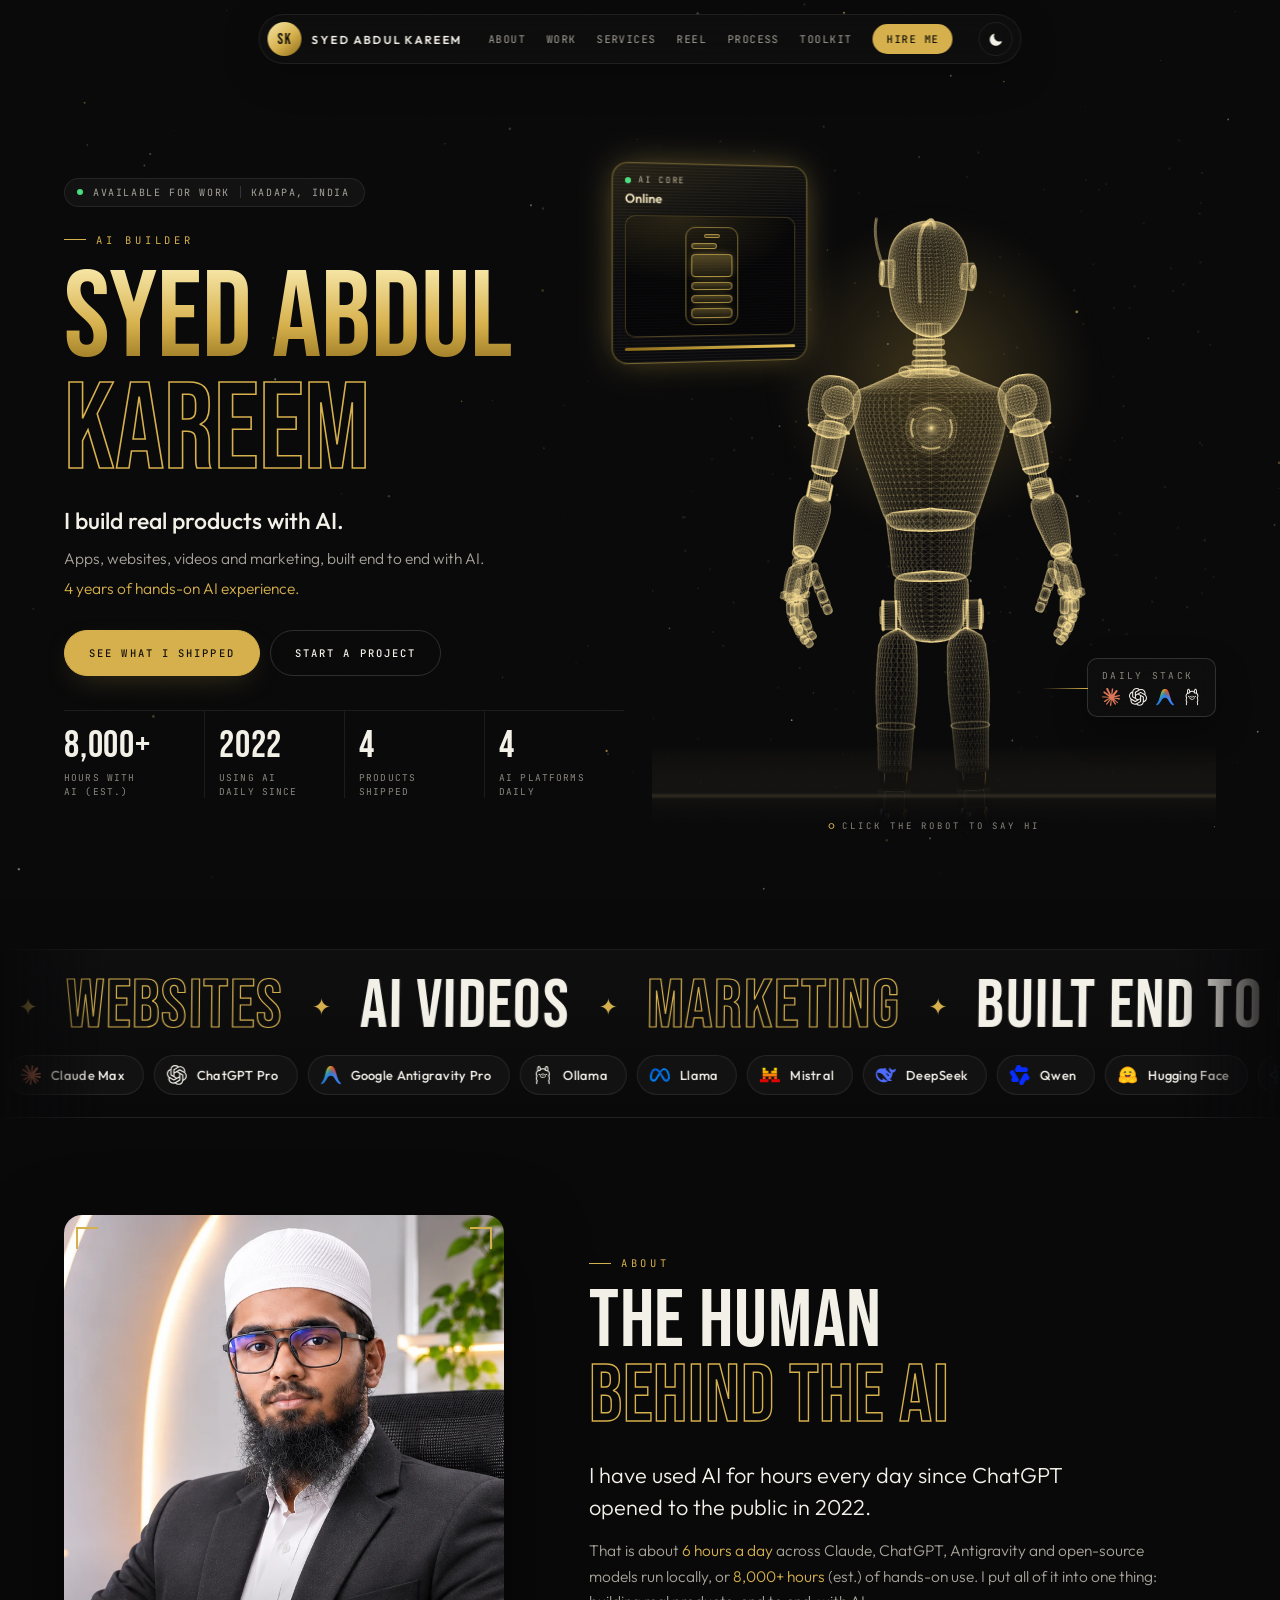
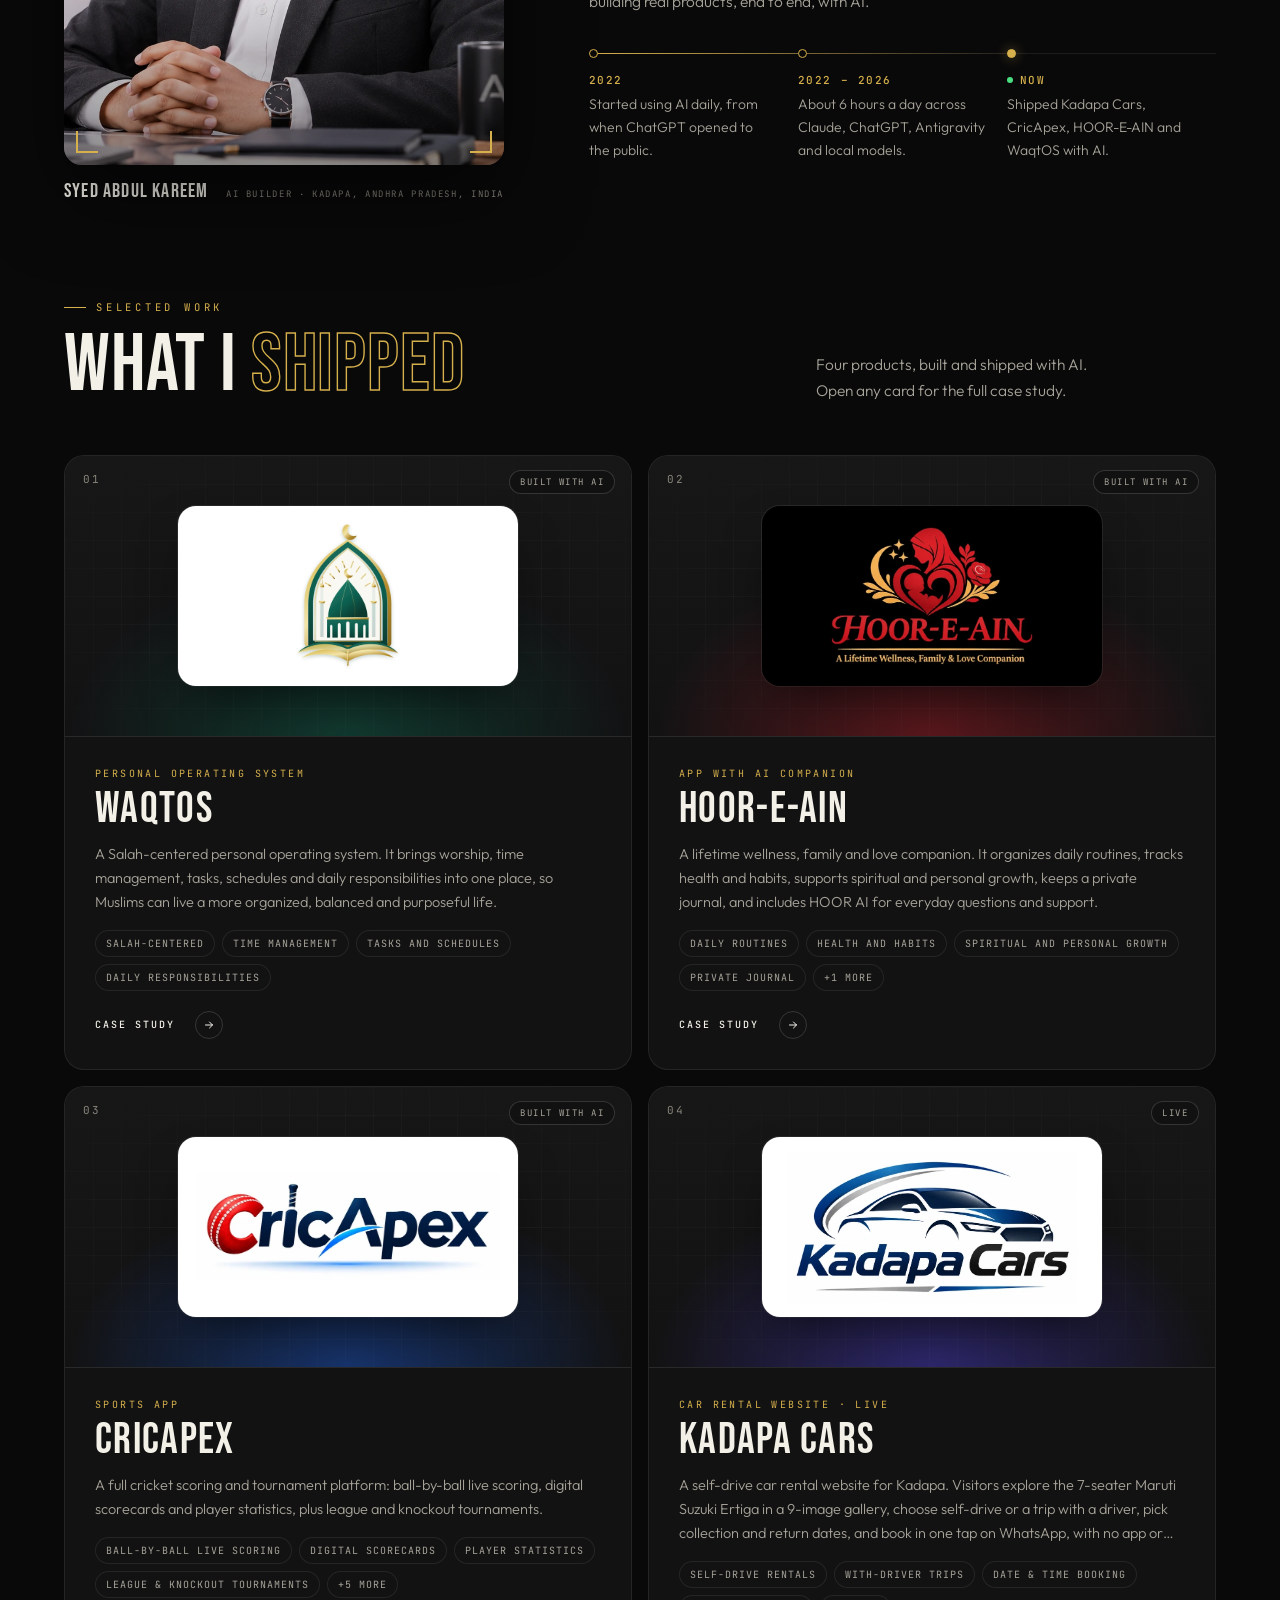
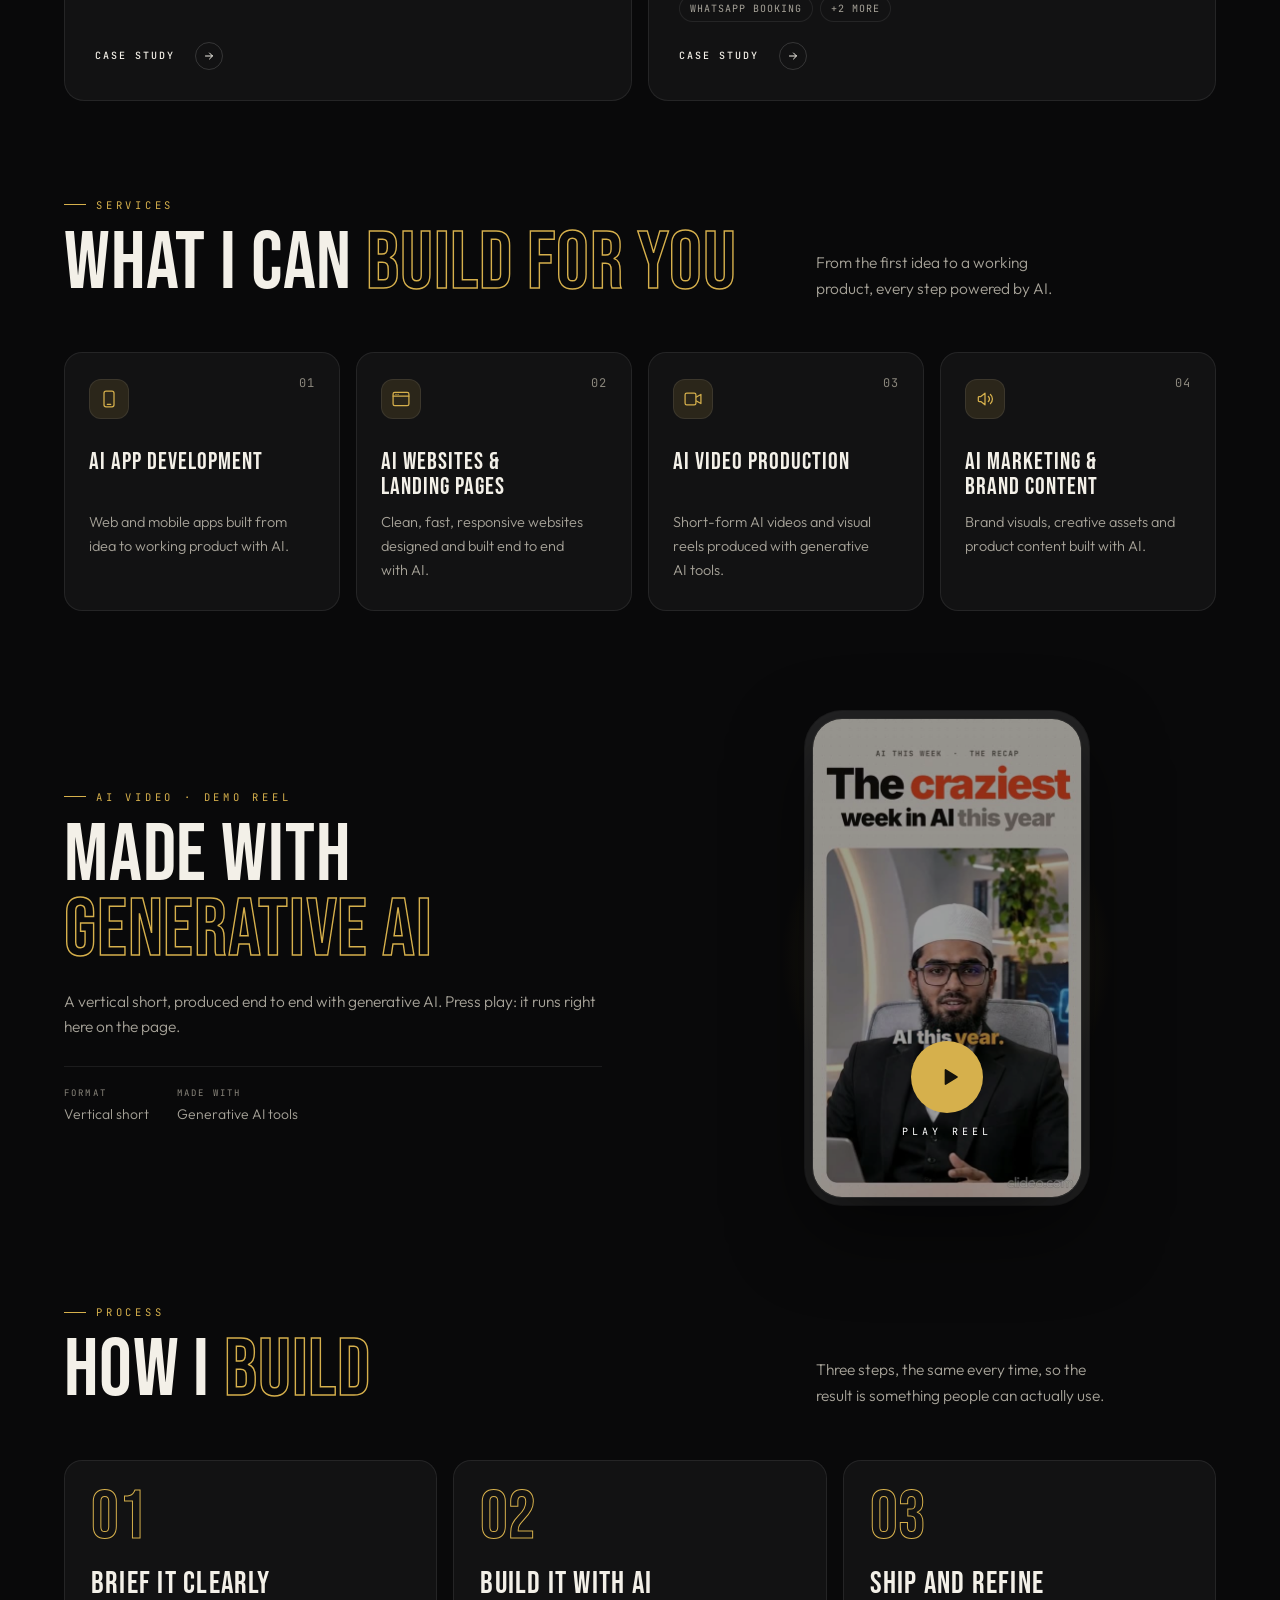
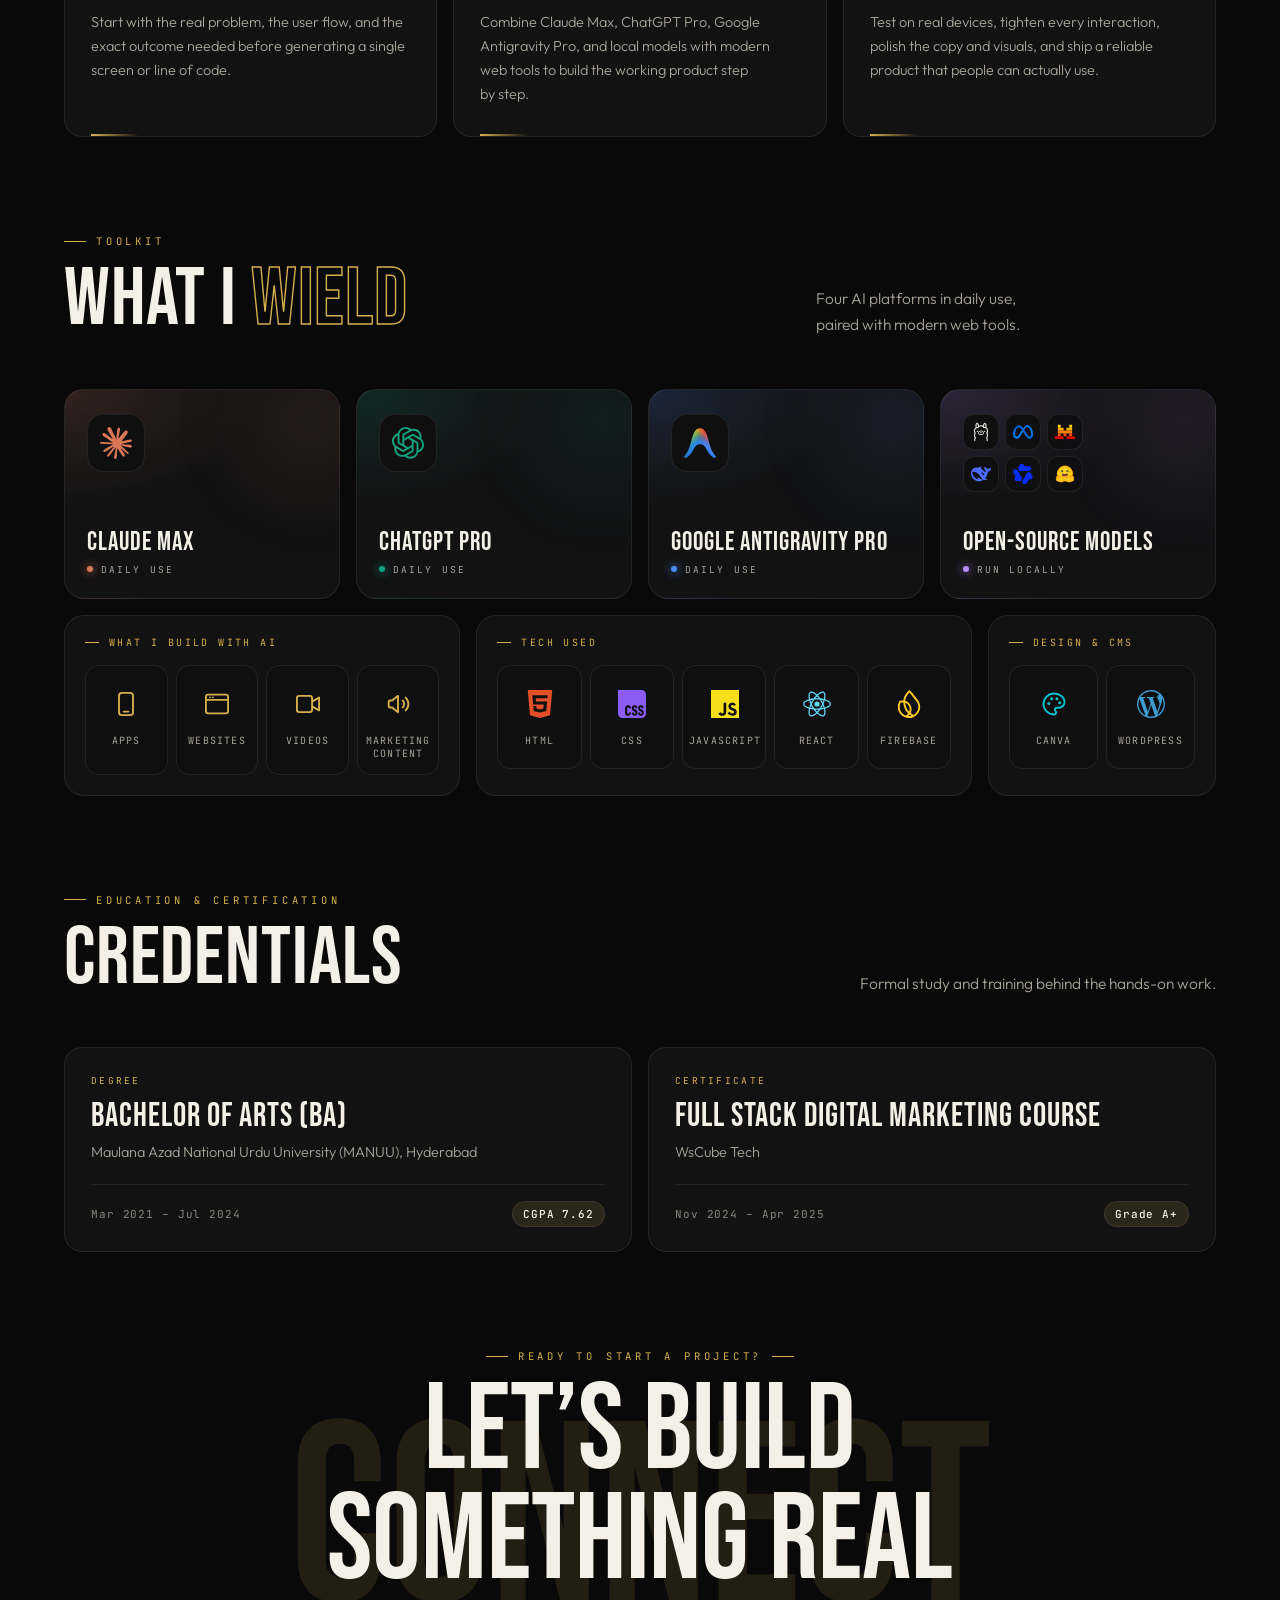
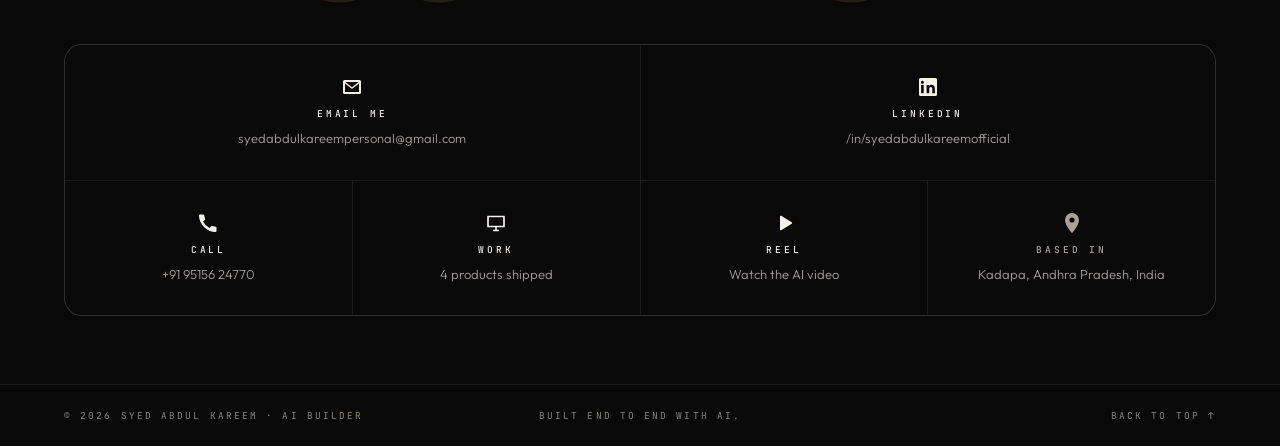
<file: index.html>
<!DOCTYPE html>
<html lang="en" data-theme="dark">
<head>
<meta charset="utf-8">
<meta name="viewport" content="width=device-width, initial-scale=1">
<title>Syed Abdul Kareem — AI Builder</title>
<meta name="description" content="Syed Abdul Kareem is an AI Builder from Kadapa, India. Apps, websites, videos and marketing, built end to end with AI. 4 years of hands-on AI experience.">
<meta name="theme-color" content="#09090a">
<meta property="og:title" content="Syed Abdul Kareem — AI Builder">
<meta property="og:description" content="I build real products with AI. Apps, websites, videos and marketing, built end to end.">
<meta property="og:image" content="assets/img/robot-poster.webp">
<meta property="og:type" content="website">
<link rel="icon" href="data:image/svg+xml,%3Csvg xmlns='http://www.w3.org/2000/svg' viewBox='0 0 64 64'%3E%3Crect width='64' height='64' rx='14' fill='%2309090a'/%3E%3Ctext x='32' y='43' font-family='Arial Black,Arial' font-weight='900' font-size='28' text-anchor='middle' fill='%23d6b04c'%3ESK%3C/text%3E%3C/svg%3E">
<link rel="preload" href="assets/fonts/bebas-neue.woff2" as="font" type="font/woff2" crossorigin>
<link rel="preload" href="assets/fonts/outfit.woff2" as="font" type="font/woff2" crossorigin>
<link rel="modulepreload" href="js/vendor/three.module.min.js">
<link rel="stylesheet" href="css/styles.css">
<script>
  try { var t = localStorage.getItem('theme'); if (t) { document.documentElement.dataset.theme = t; if (t === 'light') document.querySelector('meta[name="theme-color"]').content = '#f6f2e9'; } } catch (e) {}
  document.documentElement.classList.add('js');
</script>
</head>
<body>

<!-- Boot screen -->
<div class="preloader" id="preloader" aria-hidden="true">
  <div class="preloader__inner">
    <p class="preloader__name">Syed Abdul Kareem</p>
    <p class="preloader__role">AI Builder</p>
    <div class="preloader__bar"><span id="preloaderBar"></span></div>
    <p class="preloader__log"><span id="preloaderLog">Booting AI systems</span> · <span id="preloaderPct">0</span>%</p>
  </div>
</div>

<canvas id="fx" class="fx" aria-hidden="true"></canvas>
<canvas id="shock" class="shock" aria-hidden="true"></canvas>
<div class="grain" aria-hidden="true"></div>
<div class="progress" aria-hidden="true"><span id="progressBar"></span></div>

<a class="skip" href="#main">Skip to content</a>

<!-- Navigation -->
<header class="nav" id="nav">
  <a class="nav__brand" href="#top" aria-label="Syed Abdul Kareem, back to top">
    <span class="nav__mark" aria-hidden="true">SK</span>
    <span class="nav__name">Syed Abdul Kareem</span>
  </a>
  <nav class="nav__links" id="navLinks" aria-label="Primary">
    <a href="#about">About</a>
    <a href="#work">Work</a>
    <a href="#services">Services</a>
    <a href="#reel">Reel</a>
    <a href="#process">Process</a>
    <a href="#toolkit">Toolkit</a>
    <a href="#contact" class="nav__cta">Hire me</a>
  </nav>
  <button class="nav__theme" id="themeToggle" type="button" aria-label="Switch colour theme">
    <svg class="i-moon" viewBox="0 0 24 24" width="15" height="15" aria-hidden="true"><path fill="currentColor" d="M20.4 14.6A8.5 8.5 0 0 1 9.4 3.6a.75.75 0 0 0-.96-.93A10 10 0 1 0 21.33 15.56a.75.75 0 0 0-.93-.96Z"/></svg>
    <svg class="i-sun" viewBox="0 0 24 24" width="15" height="15" aria-hidden="true"><circle cx="12" cy="12" r="4.2" fill="currentColor"/><g stroke="currentColor" stroke-width="2" stroke-linecap="round"><path d="M12 2.5v2.2M12 19.3v2.2M2.5 12h2.2M19.3 12h2.2M5.3 5.3l1.5 1.5M17.2 17.2l1.5 1.5M5.3 18.7l1.5-1.5M17.2 6.8l1.5-1.5"/></g></svg>
  </button>
  <button class="nav__burger" id="burger" type="button" aria-label="Open menu" aria-expanded="false" aria-controls="navLinks"><span></span><span></span></button>
</header>

<main id="main">

<!-- ============================== HERO -->
<section class="hero" id="top">
  <div class="hero__copy">
    <p class="hero__status"><span class="dot dot--live"></span>Available for work <i></i> Kadapa, India</p>
    <p class="eyebrow hero__eyebrow">AI Builder</p>
    <h1 class="hero__name" aria-label="Syed Abdul Kareem">
      <span class="hero__line"><span class="hero__fill">Syed Abdul</span></span>
      <span class="hero__line"><span class="hero__outline">Kareem</span></span>
    </h1>
    <p class="hero__lead">I build real products with AI.</p>
    <p class="hero__sub">Apps, websites, videos and marketing, built end to end with AI. <em>4&nbsp;years of hands-on AI experience.</em></p>
    <div class="hero__cta">
      <a class="btn btn--solid" href="#work"><span>See what I shipped</span></a>
      <a class="btn" href="#contact"><span>Start a project</span></a>
    </div>
    <dl class="hero__stats">
      <div><dt>Hours with AI (est.)</dt><dd><span data-count="8000" data-format="comma">8,000</span>+</dd></div>
      <div><dt>Using AI daily since</dt><dd><span data-count="2022">2022</span></dd></div>
      <div><dt>Products shipped</dt><dd><span data-count="4">4</span></dd></div>
      <div><dt>AI platforms daily</dt><dd><span data-count="4">4</span></dd></div>
    </dl>
  </div>

  <div class="robot" id="robotStage" role="group" aria-label="Interactive 3D robot. It follows your cursor or finger; tap or click it to say hello.">
    <div class="robot__glow" aria-hidden="true"></div>
    <canvas id="robotCanvas" class="robot__canvas" aria-hidden="true"></canvas>
    <img class="robot__poster" src="assets/img/robot-poster.webp" alt="" width="900" height="1000" fetchpriority="high">
    <p class="robot__bubble" id="robotBubble" aria-live="polite"></p>
    <div class="holo" aria-hidden="true">
      <div class="holo__head"><i class="dot dot--live"></i><span class="holo__kicker">AI core</span><b class="holo__label">Online</b></div>
      <div class="holo__view">
        <div class="holo__screen hs-app" data-v="0">
          <div class="hs-phone">
            <span class="hs hs-notch" style="--n:0"></span>
            <span class="hs hs-title" style="--n:1"></span>
            <span class="hs hs-hero" style="--n:2"></span>
            <span class="hs hs-row" style="--n:3"></span>
            <span class="hs hs-row" style="--n:4"></span>
            <span class="hs hs-tab" style="--n:5"></span>
          </div>
        </div>
        <div class="holo__screen hs-web" data-v="1">
          <div class="hs hs-chrome" style="--n:0"><b></b><b></b><b></b><span></span></div>
          <div class="hs-web__hero">
            <div class="hs-web__copy"><span class="hs hs-line hs-line--lg" style="--n:1"></span><span class="hs hs-line" style="--n:2"></span><span class="hs hs-btn" style="--n:3"></span></div>
            <span class="hs hs-img" style="--n:2"></span>
          </div>
          <div class="hs-web__cards"><span class="hs" style="--n:4"></span><span class="hs" style="--n:5"></span><span class="hs" style="--n:6"></span></div>
        </div>
        <div class="holo__screen hs-vid" data-v="2">
          <div class="hs hs-player" style="--n:0"><i class="hs-play"></i></div>
          <div class="hs hs-track" style="--n:1"><span></span></div>
          <div class="hs-times"><span class="hs" style="--n:2"></span><span class="hs" style="--n:2"></span></div>
        </div>
        <div class="holo__screen hs-brand" data-v="3">
          <div class="hs-chart"><span class="hs" style="--n:0;--h:34%"></span><span class="hs" style="--n:1;--h:52%"></span><span class="hs" style="--n:2;--h:72%"></span><span class="hs" style="--n:3;--h:94%"></span></div>
          <div class="hs hs-axis" style="--n:4"></div>
          <div class="hs-legend"><span class="hs" style="--n:5"></span><span class="hs" style="--n:5"></span></div>
        </div>
        <div class="holo__think"><span></span><span></span><span></span></div>
        <div class="holo__toast">Shipped ✓</div>
      </div>
      <div class="holo__bar"><span></span></div>
    </div>
    <div class="robot__hud robot__hud--b" aria-hidden="true"><span>Daily stack</span><b class="robot__logos"><img class="lg" src="assets/logos/claude.svg" alt=""><i class="lg lg--mono lg--openai"></i><img class="lg" src="assets/logos/antigravity.svg" alt=""><i class="lg lg--mono lg--ollama"></i></b></div>
    <p class="robot__hint" aria-hidden="true"><span class="robot__hint-fine">Click</span><span class="robot__hint-touch">Tap</span> the robot to say hi</p>
    <button class="robot__say" type="button">Say hello to the robot</button>
  </div>
</section>

<!-- Marquee: what I build + the stack I build it with -->
<section class="marquee" id="marquee" tabindex="0" aria-label="What I build and the AI stack I use. Moving band: hover, tap or focus it to pause.">
  <p class="sr-only">I build apps, websites, AI videos and marketing, end to end with AI, using Claude Max, ChatGPT Pro, Google Antigravity Pro and open-source models run locally.</p>
  <div class="marquee__row marquee__row--words" data-dir="-1" data-speed="46" aria-hidden="true">
    <div class="marquee__track"><span class="mw">Apps</span><span class="ms">✦</span><span class="mw mw--o">Websites</span><span class="ms">✦</span><span class="mw">AI Videos</span><span class="ms">✦</span><span class="mw mw--o">Marketing</span><span class="ms">✦</span><span class="mw">Built end to end with AI</span><span class="ms">✦</span></div>
  </div>
  <div class="marquee__row marquee__row--logos" data-dir="1" data-speed="34" aria-hidden="true">
    <div class="marquee__track"><span class="pill"><img class="lg" src="assets/logos/claude.svg" alt="" width="22" height="22">Claude Max</span><span class="pill"><i class="lg lg--mono lg--openai"></i>ChatGPT Pro</span><span class="pill"><img class="lg" src="assets/logos/antigravity.svg" alt="" width="22" height="22">Google Antigravity Pro</span><span class="pill"><i class="lg lg--mono lg--ollama"></i>Ollama</span><span class="pill"><img class="lg" src="assets/logos/meta.svg" alt="" width="22" height="22">Llama</span><span class="pill"><img class="lg" src="assets/logos/mistral.svg" alt="" width="22" height="22">Mistral</span><span class="pill"><img class="lg" src="assets/logos/deepseek.svg" alt="" width="22" height="22">DeepSeek</span><span class="pill"><img class="lg" src="assets/logos/qwen.svg" alt="" width="22" height="22">Qwen</span><span class="pill"><img class="lg" src="assets/logos/huggingface.svg" alt="" width="22" height="22">Hugging Face</span><span class="pill"><i class="lg lg--mono lg--react" style="--c:#61DAFB;--cl:#0a86b5"></i>React</span><span class="pill"><i class="lg lg--mono lg--firebase" style="--c:#FFCA28;--cl:#e69500"></i>Firebase</span><span class="pill"><i class="lg lg--mono lg--javascript" style="--c:#F7DF1E;--cl:#c9a700"></i>JavaScript</span></div>
  </div>
</section>

<!-- ============================== ABOUT -->
<section class="section about" id="about">
  <figure class="about__photo reveal">
    <div class="about__frame">
      <img src="assets/img/abdul-portrait.webp" alt="Portrait of Syed Abdul Kareem" width="771" height="941" loading="lazy">
      <span class="corner corner--tl"></span><span class="corner corner--tr"></span><span class="corner corner--bl"></span><span class="corner corner--br"></span>
    </div>
    <figcaption><b>Syed Abdul Kareem</b><span>AI Builder · Kadapa, Andhra Pradesh, India</span></figcaption>
  </figure>

  <div class="about__text">
    <p class="eyebrow reveal">About</p>
    <h2 class="title reveal">The human<br><span class="title__outline">behind the AI</span></h2>
    <p class="about__lead reveal">I have used AI for hours every day since ChatGPT opened to the public in 2022.</p>
    <p class="body reveal">That is about <mark>6 hours a day</mark> across Claude, ChatGPT, Antigravity and open-source models run locally, or <mark>8,000+ hours</mark> (est.) of hands-on use. I put all of it into one thing: building real products, end to end, with AI.</p>

    <ol class="journey reveal" aria-label="Journey, 2022 to 2026">
      <li>
        <p class="journey__when">2022</p>
        <p>Started using AI daily, from when ChatGPT opened to the public.</p>
      </li>
      <li>
        <p class="journey__when">2022 – 2026</p>
        <p>About 6 hours a day across Claude, ChatGPT, Antigravity and local models.</p>
      </li>
      <li>
        <p class="journey__when"><span class="dot dot--live"></span>Now</p>
        <p>Shipped Kadapa Cars, CricApex, HOOR-E-AIN and WaqtOS with AI.</p>
      </li>
    </ol>
  </div>
</section>

<!-- ============================== WORK -->
<section class="section work" id="work">
  <header class="shead">
    <div>
      <p class="eyebrow reveal">Selected work</p>
      <h2 class="title reveal">What I <span class="title__outline">Shipped</span></h2>
    </div>
    <p class="shead__lede reveal">Four products, built and shipped with AI. Open any card for the full case study.</p>
  </header>
  <div class="projects" id="projects"></div>
</section>

<!-- ============================== SERVICES -->
<section class="section services" id="services">
  <header class="shead">
    <div>
      <p class="eyebrow reveal">Services</p>
      <h2 class="title reveal">What I can <span class="title__outline">build for you</span></h2>
    </div>
    <p class="shead__lede reveal">From the first idea to a working product, every step powered by AI.</p>
  </header>
  <div class="services__grid">
    <article class="svc reveal">
      <svg viewBox="0 0 24 24" aria-hidden="true"><rect x="6" y="2.5" width="12" height="19" rx="2.5" fill="none" stroke="currentColor" stroke-width="1.5"/><path d="M10 18.5h4" stroke="currentColor" stroke-width="1.5" stroke-linecap="round"/></svg>
      <p class="svc__num">01</p>
      <h3>AI App Development</h3>
      <p>Web and mobile apps built from idea to working product with AI.</p>
    </article>
    <article class="svc reveal">
      <svg viewBox="0 0 24 24" aria-hidden="true"><rect x="2.5" y="4" width="19" height="16" rx="2" fill="none" stroke="currentColor" stroke-width="1.5"/><path d="M2.5 8.5h19M6 6.3h.01M8.5 6.3h.01" stroke="currentColor" stroke-width="1.5" stroke-linecap="round"/></svg>
      <p class="svc__num">02</p>
      <h3>AI Websites &amp; Landing Pages</h3>
      <p>Clean, fast, responsive websites designed and built end to end with AI.</p>
    </article>
    <article class="svc reveal">
      <svg viewBox="0 0 24 24" aria-hidden="true"><rect x="2.5" y="5" width="13" height="14" rx="2" fill="none" stroke="currentColor" stroke-width="1.5"/><path d="M15.5 10l6-3.5v11l-6-3.5" fill="none" stroke="currentColor" stroke-width="1.5" stroke-linejoin="round"/></svg>
      <p class="svc__num">03</p>
      <h3>AI Video Production</h3>
      <p>Short-form AI videos and visual reels produced with generative AI tools.</p>
    </article>
    <article class="svc reveal">
      <svg viewBox="0 0 24 24" aria-hidden="true"><path d="M4 10v4a1 1 0 0 0 1 1h2l5 4V5L7 9H5a1 1 0 0 0-1 1Z" fill="none" stroke="currentColor" stroke-width="1.5" stroke-linejoin="round"/><path d="M16 9a4 4 0 0 1 0 6M18.5 6.5a7.5 7.5 0 0 1 0 11" fill="none" stroke="currentColor" stroke-width="1.5" stroke-linecap="round"/></svg>
      <p class="svc__num">04</p>
      <h3>AI Marketing &amp; Brand Content</h3>
      <p>Brand visuals, creative assets and product content built with AI.</p>
    </article>
  </div>
</section>

<!-- ============================== REEL -->
<section class="section reel" id="reel">
  <div class="reel__text">
    <p class="eyebrow reveal">AI video · Demo reel</p>
    <h2 class="title reveal">Made with<br><span class="title__outline">generative AI</span></h2>
    <p class="body reveal">A vertical short, produced end to end with generative AI. Press play: it runs right here on the page.</p>
    <ul class="reel__facts reveal">
      <li><b>Format</b>Vertical short</li>
      <li><b>Made with</b>Generative AI tools</li>
    </ul>
  </div>
  <div class="reel__stage reveal">
    <div class="phone" id="reelPlayer" data-video="assets/video/reel.mp4" data-embed="https://www.youtube-nocookie.com/embed/nXBdBgQvUWE" data-id="nXBdBgQvUWE">
      <div class="phone__cover" aria-hidden="true">
        <img class="phone__poster" src="assets/video/reel-poster.jpg" alt="" loading="lazy" width="540" height="960">
      </div>
      <button class="phone__play" type="button" id="reelPlay">
        <span><svg viewBox="0 0 24 24" width="26" height="26" aria-hidden="true"><path fill="currentColor" d="M8 5.5v13a.8.8 0 0 0 1.2.7l10.5-6.5a.8.8 0 0 0 0-1.4L9.2 4.8A.8.8 0 0 0 8 5.5Z"/></svg></span>
        <em>Play reel</em>
      </button>
    </div>
  </div>
</section>

<!-- ============================== PROCESS -->
<section class="section process" id="process">
  <header class="shead">
    <div>
      <p class="eyebrow reveal">Process</p>
      <h2 class="title reveal">How I <span class="title__outline">build</span></h2>
    </div>
    <p class="shead__lede reveal">Three steps, the same every time, so the result is something people can actually use.</p>
  </header>
  <ol class="steps">
    <li class="step reveal">
      <p class="step__num">01</p>
      <h3>Brief it clearly</h3>
      <p>Start with the real problem, the user flow, and the exact outcome needed before generating a single screen or line of code.</p>
    </li>
    <li class="step reveal">
      <p class="step__num">02</p>
      <h3>Build it with AI</h3>
      <p>Combine Claude Max, ChatGPT Pro, Google Antigravity Pro, and local models with modern web tools to build the working product step by step.</p>
    </li>
    <li class="step reveal">
      <p class="step__num">03</p>
      <h3>Ship and refine</h3>
      <p>Test on real devices, tighten every interaction, polish the copy and visuals, and ship a reliable product that people can actually use.</p>
    </li>
  </ol>
</section>

<!-- ============================== TOOLKIT -->
<section class="section toolkit" id="toolkit">
  <header class="shead">
    <div>
      <p class="eyebrow reveal">Toolkit</p>
      <h2 class="title reveal">What I <span class="title__outline">wield</span></h2>
    </div>
    <p class="shead__lede reveal">Four AI platforms in daily use, paired with modern web tools.</p>
  </header>
  <div class="ai-grid">
    <article class="ai reveal" style="--c:#d97757">
      <div class="ai__logo"><img src="assets/logos/claude.svg" alt="" width="40" height="40"></div>
      <h3>Claude Max</h3><p>Daily use</p>
    </article>
    <article class="ai reveal" style="--c:#10a37f">
      <div class="ai__logo"><i class="lg lg--mono lg--openai"></i></div>
      <h3>ChatGPT Pro</h3><p>Daily use</p>
    </article>
    <article class="ai reveal" style="--c:#4c8df6">
      <div class="ai__logo"><img src="assets/logos/antigravity.svg" alt="" width="40" height="40"></div>
      <h3>Google Antigravity Pro</h3><p>Daily use</p>
    </article>
    <article class="ai ai--oss reveal" style="--c:#b48cff">
      <div class="ai__stack" aria-hidden="true"><span title="Ollama"><i class="lg lg--mono lg--ollama"></i></span><span title="Llama"><img class="lg" src="assets/logos/meta.svg" alt="" width="22" height="22"></span><span title="Mistral"><img class="lg" src="assets/logos/mistral.svg" alt="" width="22" height="22"></span><span title="DeepSeek"><img class="lg" src="assets/logos/deepseek.svg" alt="" width="22" height="22"></span><span title="Qwen"><img class="lg" src="assets/logos/qwen.svg" alt="" width="22" height="22"></span><span title="Hugging Face"><img class="lg" src="assets/logos/huggingface.svg" alt="" width="22" height="22"></span></div>
      <h3>Open-source models</h3><p>Run locally</p>
    </article>
  </div>
  <div class="kit">
    <div class="kit__group reveal" style="--n:4">
      <h3>What I build with AI</h3>
      <ul class="tiles"><li class="tile"><span class="tile__logo"><svg viewBox="0 0 24 24" aria-hidden="true"><rect x="6" y="2.5" width="12" height="19" rx="2.5" fill="none" stroke="currentColor" stroke-width="1.6"/><path d="M10 18.5h4" stroke="currentColor" stroke-width="1.6" stroke-linecap="round"/></svg></span><span class="tile__name">Apps</span></li><li class="tile"><span class="tile__logo"><svg viewBox="0 0 24 24" aria-hidden="true"><rect x="2.5" y="4" width="19" height="16" rx="2" fill="none" stroke="currentColor" stroke-width="1.6"/><path d="M2.5 8.5h19M6 6.3h.01M8.5 6.3h.01" stroke="currentColor" stroke-width="1.6" stroke-linecap="round"/></svg></span><span class="tile__name">Websites</span></li><li class="tile"><span class="tile__logo"><svg viewBox="0 0 24 24" aria-hidden="true"><rect x="2.5" y="5" width="13" height="14" rx="2" fill="none" stroke="currentColor" stroke-width="1.6"/><path d="M15.5 10l6-3.5v11l-6-3.5" fill="none" stroke="currentColor" stroke-width="1.6" stroke-linejoin="round"/></svg></span><span class="tile__name">Videos</span></li><li class="tile"><span class="tile__logo"><svg viewBox="0 0 24 24" aria-hidden="true"><path d="M4 10v4a1 1 0 0 0 1 1h2l5 4V5L7 9H5a1 1 0 0 0-1 1Z" fill="none" stroke="currentColor" stroke-width="1.6" stroke-linejoin="round"/><path d="M16 9a4 4 0 0 1 0 6M18.5 6.5a7.5 7.5 0 0 1 0 11" fill="none" stroke="currentColor" stroke-width="1.6" stroke-linecap="round"/></svg></span><span class="tile__name">Marketing content</span></li></ul>
    </div>
    <div class="kit__group reveal" style="--n:5">
      <h3>Tech used</h3>
      <ul class="tiles"><li class="tile" style="--c:#E34F26"><span class="tile__logo"><i class="lg lg--mono lg--html5" style="--c:#E34F26"></i></span><span class="tile__name">HTML</span></li><li class="tile" style="--c:#8b5cf6"><span class="tile__logo"><i class="lg lg--mono lg--css" style="--c:#8b5cf6;--cl:#663399"></i></span><span class="tile__name">CSS</span></li><li class="tile" style="--c:#F7DF1E"><span class="tile__logo"><i class="lg lg--mono lg--javascript" style="--c:#F7DF1E;--cl:#c9a700"></i></span><span class="tile__name">JavaScript</span></li><li class="tile" style="--c:#61DAFB"><span class="tile__logo"><i class="lg lg--mono lg--react" style="--c:#61DAFB;--cl:#0a86b5"></i></span><span class="tile__name">React</span></li><li class="tile" style="--c:#FFCA28"><span class="tile__logo"><i class="lg lg--mono lg--firebase" style="--c:#FFCA28;--cl:#e69500"></i></span><span class="tile__name">Firebase</span></li></ul>
    </div>
    <div class="kit__group reveal" style="--n:2">
      <h3>Design &amp; CMS</h3>
      <ul class="tiles"><li class="tile" style="--c:#00c4cc"><span class="tile__logo"><svg viewBox="0 0 24 24" aria-hidden="true"><path d="M12 3a9 9 0 1 0 0 18c1.2 0 1.8-.8 1.8-1.7 0-.5-.2-.9-.5-1.2-.3-.3-.5-.7-.5-1.2 0-.9.8-1.7 1.7-1.7H16a5 5 0 0 0 5-5C21 6.4 17 3 12 3Z" fill="none" stroke="currentColor" stroke-width="1.6"/><circle cx="7.5" cy="11.5" r="1.3" fill="currentColor"/><circle cx="10" cy="7.5" r="1.3" fill="currentColor"/><circle cx="14.5" cy="7.5" r="1.3" fill="currentColor"/><circle cx="17" cy="11" r="1.3" fill="currentColor"/></svg></span><span class="tile__name">Canva</span></li><li class="tile" style="--c:#3d9bd1"><span class="tile__logo"><i class="lg lg--mono lg--wordpress" style="--c:#3d9bd1;--cl:#21759B"></i></span><span class="tile__name">WordPress</span></li></ul>
    </div>
  </div>
</section>

<!-- ============================== EDUCATION -->
<section class="section edu" id="education">
  <header class="shead">
    <div>
      <p class="eyebrow reveal">Education &amp; certification</p>
      <h2 class="title reveal">Credentials</h2>
    </div>
    <p class="shead__lede reveal">Formal study and training behind the hands-on work.</p>
  </header>
  <div class="edu__grid">
    <article class="cred reveal">
      <p class="cred__kind">Degree</p>
      <h3>Bachelor of Arts (BA)</h3>
      <p class="cred__org">Maulana Azad National Urdu University (MANUU), Hyderabad</p>
      <div class="cred__meta"><span>Mar 2021 – Jul 2024</span><b>CGPA 7.62</b></div>
    </article>
    <article class="cred reveal">
      <p class="cred__kind">Certificate</p>
      <h3>Full Stack Digital Marketing Course</h3>
      <p class="cred__org">WsCube Tech</p>
      <div class="cred__meta"><span>Nov 2024 – Apr 2025</span><b>Grade A+</b></div>
    </article>
  </div>
</section>

<!-- ============================== CONTACT -->
<section class="section contact" id="contact">
  <p class="eyebrow reveal">Ready to start a project?</p>
  <div class="contact__head reveal">
    <span class="contact__ghost" aria-hidden="true">Connect</span>
    <h2 class="contact__title">Let’s build<br>something real</h2>
  </div>
  <div class="links reveal">
    <a class="link link--wide" href="mailto:syedabdulkareempersonal@gmail.com">
      <svg viewBox="0 0 24 24" aria-hidden="true"><path fill="currentColor" d="M3 6.5A1.5 1.5 0 0 1 4.5 5h15A1.5 1.5 0 0 1 21 6.5v11a1.5 1.5 0 0 1-1.5 1.5h-15A1.5 1.5 0 0 1 3 17.5v-11Zm2.3.5 6.7 5.2L18.7 7H5.3ZM19 8.6l-6.4 5a1 1 0 0 1-1.2 0L5 8.6V17h14V8.6Z"/></svg>
      <span class="link__label">Email me</span>
      <span class="link__value">syedabdulkareempersonal@gmail.com</span>
    </a>
    <a class="link link--wide" href="https://www.linkedin.com/in/syedabdulkareemofficial/" target="_blank" rel="noopener">
      <svg viewBox="0 0 24 24" aria-hidden="true"><path fill="currentColor" d="M4.5 3h15A1.5 1.5 0 0 1 21 4.5v15a1.5 1.5 0 0 1-1.5 1.5h-15A1.5 1.5 0 0 1 3 19.5v-15A1.5 1.5 0 0 1 4.5 3Zm3.2 15.3V10H5.1v8.3h2.6ZM6.4 8.8a1.5 1.5 0 1 0 0-3 1.5 1.5 0 0 0 0 3Zm12.5 9.5v-4.6c0-2.4-1.3-3.9-3.3-3.9-1.2 0-2 .6-2.4 1.3V10h-2.6v8.3h2.6v-4.5c0-1.1.6-1.8 1.6-1.8.9 0 1.5.7 1.5 1.8v4.5h2.6Z"/></svg>
      <span class="link__label">LinkedIn</span>
      <span class="link__value">/in/syedabdulkareemofficial</span>
    </a>
    <a class="link" href="tel:+919515624770">
      <svg viewBox="0 0 24 24" aria-hidden="true"><path fill="currentColor" d="M7.2 3.5c.5 0 .9.3 1 .8l.9 3.6a1 1 0 0 1-.3 1L7.1 10.5a12.5 12.5 0 0 0 6.4 6.4l1.6-1.7a1 1 0 0 1 1-.3l3.6.9c.5.1.8.5.8 1v3.2a1 1 0 0 1-1 1C10.9 21 3 13.1 3 4.5a1 1 0 0 1 1-1h3.2Z"/></svg>
      <span class="link__label">Call</span>
      <span class="link__value">+91 95156 24770</span>
    </a>
    <a class="link" href="#work">
      <svg viewBox="0 0 24 24" aria-hidden="true"><path fill="none" stroke="currentColor" stroke-width="1.7" stroke-linejoin="round" d="M4 5.5h16v10H4zM9 19.5h6M12 15.5v4"/></svg>
      <span class="link__label">Work</span>
      <span class="link__value">4 products shipped</span>
    </a>
    <a class="link" href="#reel">
      <svg viewBox="0 0 24 24" aria-hidden="true"><path fill="currentColor" d="M8 5.5v13a.8.8 0 0 0 1.2.7l10.5-6.5a.8.8 0 0 0 0-1.4L9.2 4.8A.8.8 0 0 0 8 5.5Z"/></svg>
      <span class="link__label">Reel</span>
      <span class="link__value">Watch the AI video</span>
    </a>
    <div class="link link--static">
      <svg viewBox="0 0 24 24" aria-hidden="true"><path fill="currentColor" d="M12 2a7 7 0 0 0-7 7c0 5.1 6.2 12.3 6.5 12.6a.7.7 0 0 0 1 0C12.8 21.3 19 14.1 19 9a7 7 0 0 0-7-7Zm0 9.6A2.6 2.6 0 1 1 12 6.4a2.6 2.6 0 0 1 0 5.2Z"/></svg>
      <span class="link__label">Based in</span>
      <span class="link__value">Kadapa, Andhra Pradesh, India</span>
    </div>
  </div>
</section>

</main>

<footer class="footer">
  <p>© <span id="year">2026</span> Syed Abdul Kareem · AI Builder</p>
  <p>Built end to end with AI.</p>
  <a href="#top">Back to top ↑</a>
</footer>

<!-- Case study dialog -->
<dialog class="case" id="case" aria-labelledby="caseName">
  <div class="case__panel">
    <button class="case__close" type="button" id="caseClose" aria-label="Close case study" autofocus>✕</button>
    <div class="case__top">
      <div class="case__plate" id="casePlate"><img id="caseImg" alt=""></div>
      <div>
        <p class="case__kind" id="caseKind"></p>
        <h3 class="case__name" id="caseName"></h3>
        <p class="case__status" id="caseStatus"></p>
      </div>
    </div>
    <div class="case__cols">
      <div>
        <h4>Project overview</h4>
        <p id="caseDesc"></p>
      </div>
      <div>
        <h4>Key features</h4>
        <ul id="caseFeatures"></ul>
      </div>
    </div>
    <div class="case__shots" id="caseShots"></div>
    <div class="case__nav">
      <button type="button" class="btn btn--sm" id="casePrev"><span>← Previous</span></button>
      <p id="caseCount" aria-live="polite"></p>
      <button type="button" class="btn btn--sm" id="caseNext"><span>Next →</span></button>
    </div>
  </div>
</dialog>

<script src="js/main.js" defer></script>
<script type="module" src="js/robot.js"></script>
</body>
</html>
</file>
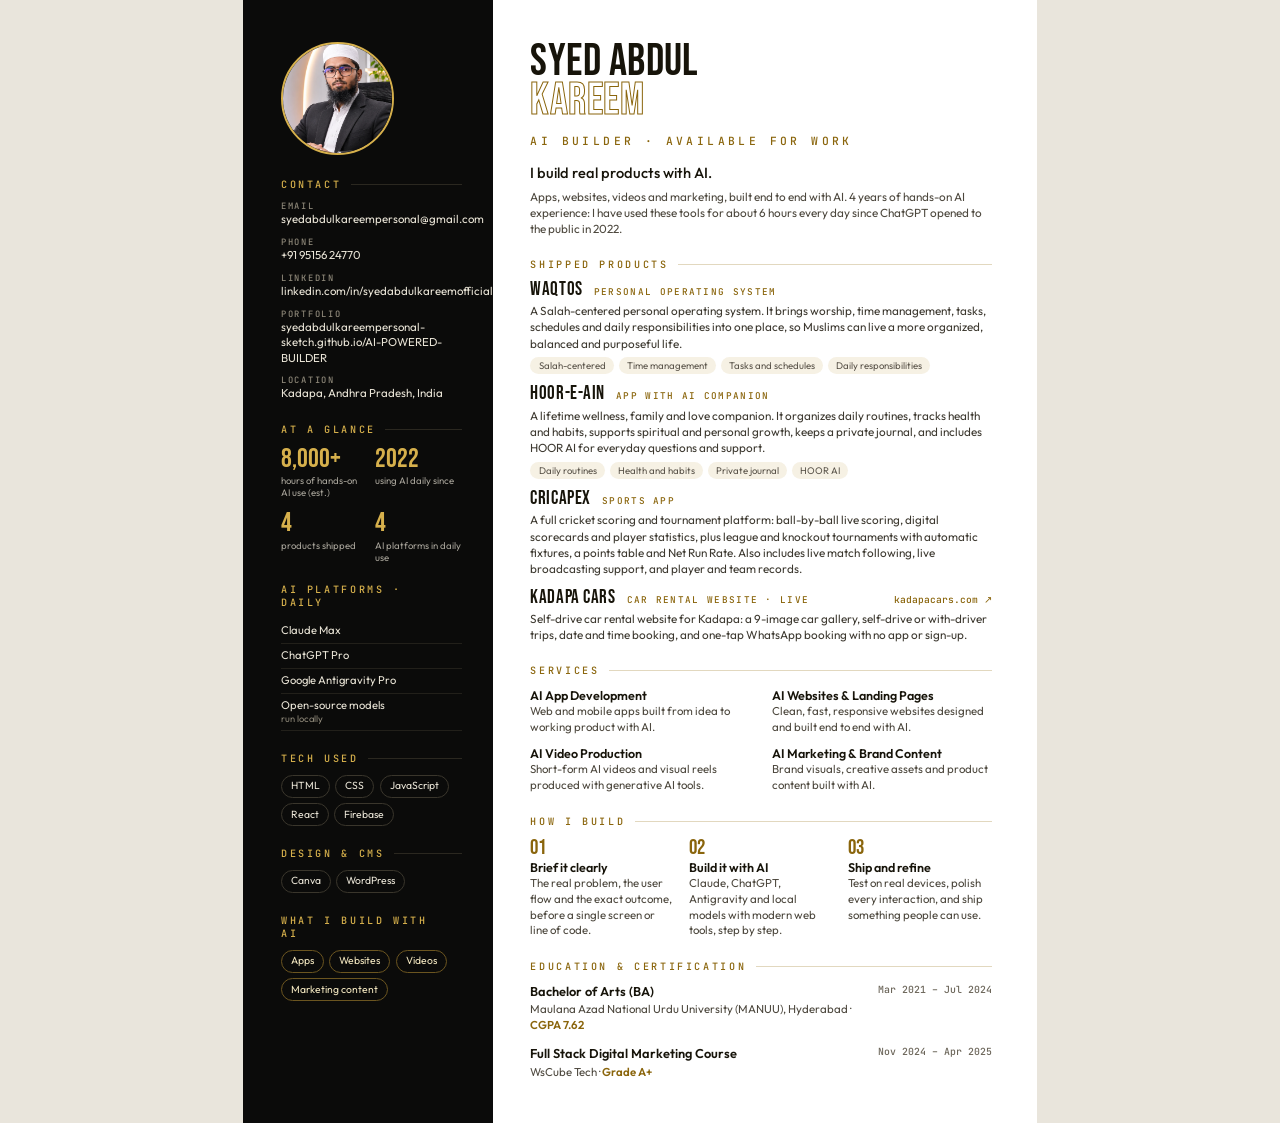
<file: resume.html>
<!DOCTYPE html>
<html lang="en">
<head>
<meta charset="utf-8">
<title>Syed Abdul Kareem — AI Builder — Résumé</title>
<meta name="viewport" content="width=device-width, initial-scale=1">
<style>
@font-face { font-family: "Bebas Neue"; src: url("assets/fonts/bebas-neue.woff2") format("woff2"); }
@font-face { font-family: "Outfit"; src: url("assets/fonts/outfit.woff2") format("woff2"); font-weight: 300 700; }
@font-face { font-family: "JetBrains Mono"; src: url("assets/fonts/jetbrains-mono.woff2") format("woff2"); }
@page { size: A4; margin: 0; }
* { box-sizing: border-box; margin: 0; padding: 0; }
html { background: #e9e5dc; }
body { font: 400 8.8pt/1.38 "Outfit", system-ui, sans-serif; color: #17140a; -webkit-print-color-adjust: exact; print-color-adjust: exact; }
.page { width: 210mm; height: 297mm; overflow: hidden; margin: 0 auto; background: #fff; display: grid; grid-template-columns: 66mm 1fr; }
a { color: inherit; text-decoration: none; }
.side { background: #0b0b0a; color: #e9e4d6; padding: 11mm 8mm 9mm 10mm; }
.main { padding: 11mm 12mm 9mm 10mm; }
.photo { width: 30mm; height: 30mm; border-radius: 50%; object-fit: cover; object-position: 50% 18%; border: 2px solid #d6b04c; display: block; margin-bottom: 6mm; }
h1 { font: 400 34pt/.88 "Bebas Neue", Impact, sans-serif; letter-spacing: .01em; text-transform: uppercase; }
h1 span { color: transparent; -webkit-text-stroke: 1px #8a650c; }
.role { font: 500 8.5pt "JetBrains Mono", monospace; letter-spacing: .3em; text-transform: uppercase; color: #8a650c; margin: 3mm 0 4mm; }
.lead { font-size: 11pt; font-weight: 500; }
.sub { color: #4d483e; margin-top: 1.5mm; }
h2 { font: 500 7.6pt "JetBrains Mono", monospace; letter-spacing: .26em; text-transform: uppercase; color: #8a650c; display: flex; align-items: center; gap: 2.5mm; margin: 5.5mm 0 2.6mm; }
h2::after { content: ""; flex: 1; height: 1px; background: #e2d8bf; }
.side h2 { color: #d6b04c; margin-top: 5.5mm; }
.side h2::after { background: #2b2820; }
.side h2:first-of-type { margin-top: 0; }
.contact li, .side li { list-style: none; }
.contact li { margin-bottom: 2.2mm; font-size: 8.6pt; line-height: 1.35; }
.contact b { display: block; font: 500 6.6pt "JetBrains Mono", monospace; letter-spacing: .2em; text-transform: uppercase; color: #8d8778; }
.stats { display: grid; grid-template-columns: 1fr 1fr; gap: 3mm 2mm; }
.stats div strong { display: block; font: 400 20pt/1 "Bebas Neue", sans-serif; color: #d6b04c; }
.stats div span { font-size: 7.2pt; color: #a7a399; line-height: 1.25; display: block; margin-top: .6mm; }
.tags { display: flex; flex-wrap: wrap; gap: 1.4mm; }
.tags li { font-size: 7.8pt; padding: .9mm 2.4mm; border: 1px solid #3a362c; border-radius: 99px; }
.tags.gold li { border-color: #6b5520; color: #f3e7c0; }
.stack li { font-size: 8.4pt; padding: 1.1mm 0; border-bottom: 1px solid #22201a; }
.stack li small { display: block; color: #8d8778; font-size: 7pt; }
.stats + h2, .tags + h2 { margin-top: 5.5mm; }
.proj { margin-bottom: 3mm; break-inside: avoid; }
.proj header { display: flex; justify-content: space-between; align-items: baseline; gap: 3mm; }
.proj h3 { font: 400 14pt/1 "Bebas Neue", sans-serif; letter-spacing: .03em; }
.proj h3 em { font: 500 7pt "JetBrains Mono", monospace; letter-spacing: .14em; text-transform: uppercase; color: #8a650c; font-style: normal; margin-left: 2mm; }
.proj a { font: 500 7.2pt "JetBrains Mono", monospace; color: #8a650c; white-space: nowrap; }
.proj p { color: #3d3930; margin-top: 1mm; }
.proj ul { display: flex; flex-wrap: wrap; gap: 1.2mm; margin-top: 1.4mm; }
.proj ul li { list-style: none; font-size: 7.2pt; color: #5a544a; background: #f6f1e4; border-radius: 99px; padding: .5mm 2.2mm; }
.svc { display: grid; grid-template-columns: 1fr 1fr; gap: 2.4mm 6mm; }
.svc h3, .steps h3 { font-size: 9.4pt; font-weight: 600; }
.svc p, .steps p { color: #4d483e; font-size: 8.6pt; }
.steps { display: grid; grid-template-columns: repeat(3, 1fr); gap: 4mm; }
.steps b { font: 400 16pt/1 "Bebas Neue", sans-serif; color: #8a650c; display: block; }
.edu { display: grid; grid-template-columns: 1fr auto; gap: .5mm 4mm; margin-bottom: 3mm; }
.edu h3 { font-size: 9.6pt; font-weight: 600; }
.edu span { font: 500 7.4pt "JetBrains Mono", monospace; color: #6c665a; text-align: right; }
.edu p { color: #4d483e; font-size: 8.6pt; }
.edu i { font-style: normal; font-weight: 600; color: #8a650c; }
@media print { html { background: #fff; } .page { margin: 0; } }
</style>
</head>
<body>
<div class="page">
  <aside class="side">
    <img class="photo" src="assets/img/abdul-portrait.webp" alt="Syed Abdul Kareem">
    <h2>Contact</h2>
    <ul class="contact">
      <li><b>Email</b><a href="mailto:syedabdulkareempersonal@gmail.com">syedabdulkareempersonal@gmail.com</a></li>
      <li><b>Phone</b><a href="tel:+919515624770">+91 95156 24770</a></li>
      <li><b>LinkedIn</b><a href="https://www.linkedin.com/in/syedabdulkareemofficial/">linkedin.com/in/syedabdulkareemofficial</a></li>
      <li><b>Portfolio</b><a href="https://syedabdulkareempersonal-sketch.github.io/AI-POWERED-BUILDER/">syedabdulkareempersonal-sketch.github.io/AI-POWERED-BUILDER</a></li>
      <li><b>Location</b>Kadapa, Andhra Pradesh, India</li>
    </ul>
    <h2>At a glance</h2>
    <div class="stats">
      <div><strong>8,000+</strong><span>hours of hands-on AI use (est.)</span></div>
      <div><strong>2022</strong><span>using AI daily since</span></div>
      <div><strong>4</strong><span>products shipped</span></div>
      <div><strong>4</strong><span>AI platforms in daily use</span></div>
    </div>
    <h2>AI platforms · daily</h2>
    <ul class="stack">
      <li>Claude Max</li>
      <li>ChatGPT Pro</li>
      <li>Google Antigravity Pro</li>
      <li>Open-source models<small>run locally</small></li>
    </ul>
    <h2>Tech used</h2>
    <ul class="tags"><li>HTML</li><li>CSS</li><li>JavaScript</li><li>React</li><li>Firebase</li></ul>
    <h2>Design &amp; CMS</h2>
    <ul class="tags"><li>Canva</li><li>WordPress</li></ul>
    <h2>What I build with AI</h2>
    <ul class="tags gold"><li>Apps</li><li>Websites</li><li>Videos</li><li>Marketing content</li></ul>
  </aside>

  <main class="main">
    <h1>Syed Abdul<br><span>Kareem</span></h1>
    <p class="role">AI Builder · Available for work</p>
    <p class="lead">I build real products with AI.</p>
    <p class="sub">Apps, websites, videos and marketing, built end to end with AI. 4 years of hands-on AI experience: I have used these tools for about 6 hours every day since ChatGPT opened to the public in 2022.</p>

    <h2>Shipped products</h2>
    <article class="proj">
      <header><h3>WaqtOS <em>Personal operating system</em></h3></header>
      <p>A Salah-centered personal operating system. It brings worship, time management, tasks, schedules and daily responsibilities into one place, so Muslims can live a more organized, balanced and purposeful life.</p>
      <ul><li>Salah-centered</li><li>Time management</li><li>Tasks and schedules</li><li>Daily responsibilities</li></ul>
    </article>
    <article class="proj">
      <header><h3>HOOR-E-AIN <em>App with AI companion</em></h3></header>
      <p>A lifetime wellness, family and love companion. It organizes daily routines, tracks health and habits, supports spiritual and personal growth, keeps a private journal, and includes HOOR AI for everyday questions and support.</p>
      <ul><li>Daily routines</li><li>Health and habits</li><li>Private journal</li><li>HOOR AI</li></ul>
    </article>
    <article class="proj">
      <header><h3>CricApex <em>Sports app</em></h3></header>
      <p>A full cricket scoring and tournament platform: ball-by-ball live scoring, digital scorecards and player statistics, plus league and knockout tournaments with automatic fixtures, a points table and Net Run Rate. Also includes live match following, live broadcasting support, and player and team records.</p>
      
    </article>
    <article class="proj">
      <header><h3>Kadapa Cars <em>Car rental website · Live</em></h3><a href="https://kadapacars.com/">kadapacars.com ↗</a></header>
      <p>Self-drive car rental website for Kadapa: a 9-image car gallery, self-drive or with-driver trips, date and time booking, and one-tap WhatsApp booking with no app or sign-up.</p>
    </article>

    <h2>Services</h2>
    <div class="svc">
      <div><h3>AI App Development</h3><p>Web and mobile apps built from idea to working product with AI.</p></div>
      <div><h3>AI Websites &amp; Landing Pages</h3><p>Clean, fast, responsive websites designed and built end to end with AI.</p></div>
      <div><h3>AI Video Production</h3><p>Short-form AI videos and visual reels produced with generative AI tools.</p></div>
      <div><h3>AI Marketing &amp; Brand Content</h3><p>Brand visuals, creative assets and product content built with AI.</p></div>
    </div>

    <h2>How I build</h2>
    <div class="steps">
      <div><b>01</b><h3>Brief it clearly</h3><p>The real problem, the user flow and the exact outcome, before a single screen or line of code.</p></div>
      <div><b>02</b><h3>Build it with AI</h3><p>Claude, ChatGPT, Antigravity and local models with modern web tools, step by step.</p></div>
      <div><b>03</b><h3>Ship and refine</h3><p>Test on real devices, polish every interaction, and ship something people can use.</p></div>
    </div>

    <h2>Education &amp; certification</h2>
    <div class="edu"><h3>Bachelor of Arts (BA)</h3><span>Mar 2021 – Jul 2024</span><p>Maulana Azad National Urdu University (MANUU), Hyderabad · <i>CGPA 7.62</i></p></div>
    <div class="edu"><h3>Full Stack Digital Marketing Course</h3><span>Nov 2024 – Apr 2025</span><p>WsCube Tech · <i>Grade A+</i></p></div>
  </main>
</div>
</body>
</html>
</file>
<file: css/styles.css>
/* ============================================================ Fonts */
@font-face { font-family: "Bebas Neue"; src: url("../assets/fonts/bebas-neue.woff2") format("woff2"); font-weight: 400; font-display: swap; }
@font-face { font-family: "Outfit"; src: url("../assets/fonts/outfit.woff2") format("woff2"); font-weight: 300 700; font-display: swap; }
@font-face { font-family: "JetBrains Mono"; src: url("../assets/fonts/jetbrains-mono.woff2") format("woff2"); font-weight: 400 500; font-display: swap; }

/* ============================================================ Tokens */
:root {
  --bg: #09090a;
  --bg-2: #0f0f10;
  --panel: #121213;
  --panel-2: #171718;
  --line: rgba(255, 255, 255, .08);
  --line-2: rgba(255, 255, 255, .15);
  --text: #f3f0e8;
  --muted: #a7a399;
  --faint: #8a867c;
  --gold: #d6b04c;
  --gold-hi: #f7e7a8;
  --gold-lo: #8c6c1a;
  --on-gold: #15120a;
  --glow: rgba(214, 176, 76, .26);
  --nav-bg: rgba(16, 16, 17, .7);
  --ghost: rgba(214, 176, 76, .13);
  --shadow: 0 30px 80px rgba(0, 0, 0, .55);
  --card-shadow: none;
  --shadow-sm: 0 14px 34px rgba(0, 0, 0, .32);
  --card-gap: 16px;
  --display: "Bebas Neue", "Arial Narrow", Impact, sans-serif;
  --sans: "Outfit", system-ui, -apple-system, "Segoe UI", sans-serif;
  --mono: "JetBrains Mono", ui-monospace, Menlo, monospace;
  --pad: clamp(20px, 5vw, 80px);
  --gap: clamp(32px, 3.8vw, 54px); /* half of the space between two sections */
  --max: 1320px;
  --ease: cubic-bezier(.2, .8, .2, 1);
  color-scheme: dark;
}
[data-theme="light"] {
  --bg: #f6f2e9;
  --bg-2: #efe9dc;
  --panel: #fffdf8;
  --panel-2: #ffffff;
  --line: rgba(60, 44, 10, .13);
  --line-2: rgba(60, 44, 10, .26);
  --text: #15120a;
  --muted: #4d483e;
  --faint: #6c665a;
  --gold: #7c5c0e;
  --gold-hi: #a37a17;
  --gold-lo: #4a3707;
  --on-gold: #fffaf0;
  --glow: rgba(176, 128, 24, .18);
  --shadow-sm: 0 10px 26px -10px rgba(60, 44, 10, .2);
  --nav-bg: rgba(255, 253, 248, .82);
  --ghost: rgba(138, 101, 12, .1);
  --shadow: 0 30px 70px -20px rgba(70, 50, 5, .22);
  --card-shadow: 0 1px 2px rgba(70, 50, 5, .05), 0 14px 34px -18px rgba(70, 50, 5, .22);
  color-scheme: light;
}

/* ---- light theme: paper, ink and polished gold */
[data-theme="light"] body { background: radial-gradient(1200px 700px at 78% -10%, rgba(214, 170, 70, .16), transparent 60%), radial-gradient(900px 600px at -10% 40%, rgba(214, 170, 70, .08), transparent 60%), var(--bg); background-attachment: fixed; }
[data-theme="light"] .grain { opacity: .03; }
[data-theme="light"] .hero__fill { background-image: linear-gradient(180deg, #a37a17 0%, #7c5c0e 52%, #4a3707 100%); }
[data-theme="light"] .nav__links .nav__cta:hover { background: #5f460a; }
[data-theme="light"] .dot--live { background: #16a34a; }
[data-theme="light"] .robot__hint { color: var(--muted); }
[data-theme="light"] .preloader { background: var(--bg); color: var(--text); }
[data-theme="light"] .preloader__role { color: var(--gold); }
[data-theme="light"] .preloader__bar { background: #e3dccb; }
[data-theme="light"] .preloader__bar span { background: var(--gold); }
[data-theme="light"] .preloader__log { color: var(--faint); }
[data-theme="light"] .robot__canvas { -webkit-mask-image: linear-gradient(180deg, #000 82%, transparent 100%); mask-image: linear-gradient(180deg, #000 82%, transparent 100%); }
[data-theme="light"] .robot::after { content: ""; position: absolute; left: 18%; right: 18%; bottom: 0; height: 60px; border-radius: 50%; background: radial-gradient(closest-side, rgba(60, 44, 10, .2), transparent); pointer-events: none; }
[data-theme="light"] .hero__outline, [data-theme="light"] .title__outline { -webkit-text-stroke-color: #9a7314; }
[data-theme="light"] :is(.proj, .svc, .step, .ai, .kit__group, .cred, .hero__status, .pill, .links, .robot__hud, .robot__bubble) { box-shadow: var(--card-shadow); }
[data-theme="light"] :is(.proj, .svc, .step, .ai, .kit__group, .cred) { border-color: rgba(60, 45, 10, .08); background-color: var(--panel); }
[data-theme="light"] :is(.tile, .ai__logo, .ai__stack span) { background: #faf6ec; }
[data-theme="light"] .proj__stage { background: radial-gradient(70% 90% at 50% 100%, color-mix(in srgb, var(--brand) 22%, transparent), transparent 70%), linear-gradient(180deg, #fbf8f1, #f3eee2); }
[data-theme="light"] .proj__plate { box-shadow: 0 22px 40px -18px rgba(60, 40, 0, .35), 0 0 0 1px rgba(60, 45, 10, .08); }
[data-theme="light"] .link { background: var(--panel); }
[data-theme="light"] .marquee { background: linear-gradient(180deg, #fffdf8, var(--bg)); }
[data-theme="light"] .robot__glow { background: radial-gradient(closest-side, rgba(214, 165, 50, .35), transparent 72%); }
[data-theme="light"] .btn--solid { box-shadow: 0 14px 30px -14px rgba(138, 101, 12, .7); }
[data-theme="light"] .nav { box-shadow: 0 10px 30px -10px rgba(70, 50, 5, .25); }
[data-theme="light"] .about__frame, [data-theme="light"] .phone { box-shadow: 0 34px 70px -28px rgba(60, 40, 0, .45); }
[data-theme="light"] .ai::after { opacity: .16; }
[data-theme="light"] .case__panel { background: var(--panel); }
/* smooth theme switch: every surface fades together */
html.theme-anim *, html.theme-anim *::before, html.theme-anim *::after { transition: background-color .45s, border-color .45s, color .45s, box-shadow .45s, -webkit-text-stroke-color .45s !important; }

/* ============================================================ Base */
*, *::before, *::after { box-sizing: border-box; }
html { overflow-x: clip; scroll-behavior: smooth; scroll-padding-top: 84px; -webkit-text-size-adjust: 100%; }
body { margin: 0; background: var(--bg); color: var(--text); font: 300 16px/1.65 var(--sans); overflow-x: clip; transition: background .5s, color .5s; -webkit-font-smoothing: antialiased; }
html:has(body.is-loading) { overflow: hidden; }
img { max-width: 100%; display: block; }
a { color: inherit; text-decoration: none; }
a, button, .proj, .tile { -webkit-tap-highlight-color: transparent; }
button { font: inherit; color: inherit; background: none; border: 0; cursor: pointer; padding: 0; }
h1, h2, h3, h4, p, ul, ol, dl, dd, figure, blockquote { margin: 0; padding: 0; }
ul, ol { list-style: none; }
::selection { background: var(--gold); color: var(--on-gold); }
:focus-visible { outline: 2px solid var(--gold); outline-offset: 3px; border-radius: 4px; }
.skip { position: fixed; left: 12px; top: -60px; z-index: 300; background: var(--gold); color: var(--on-gold); padding: 8px 14px; border-radius: 6px; font-weight: 500; }
.skip:focus { top: 12px; }

.fx { position: fixed; inset: 0; width: 100%; height: 100%; z-index: 0; pointer-events: none; }
.grain { position: fixed; inset: 0; z-index: 1; pointer-events: none; opacity: .045; mix-blend-mode: overlay;
  background-image: url("data:image/svg+xml,%3Csvg xmlns='http://www.w3.org/2000/svg' width='160' height='160'%3E%3Cfilter id='n'%3E%3CfeTurbulence type='fractalNoise' baseFrequency='.9' numOctaves='2' stitchTiles='stitch'/%3E%3C/filter%3E%3Crect width='100%25' height='100%25' filter='url(%23n)'/%3E%3C/svg%3E"); }
main, .footer { position: relative; z-index: 2; }
.progress { position: fixed; inset: 0 0 auto 0; height: 2px; z-index: 120; pointer-events: none; }
.progress span { display: block; height: 100%; transform-origin: 0 50%; transform: scaleX(0); background: linear-gradient(90deg, var(--gold-lo), var(--gold), var(--gold-hi)); box-shadow: 0 0 12px var(--glow); }

/* ============================================================ Preloader */
.preloader { position: fixed; inset: 0; z-index: 500; background: #050505; color: #fff; display: none; place-items: center; transition: opacity .8s ease, visibility .8s; }
.js .preloader { display: grid; }
.preloader.is-done { opacity: 0; visibility: hidden; }
html.js:not(.js-ready) .preloader { animation: failsafe-out .6s 7s forwards; }
@keyframes failsafe-out { to { opacity: 0; visibility: hidden; } }
.preloader__inner { text-align: center; padding: 24px; }
.preloader__name { font: 400 clamp(30px, 6vw, 64px)/1 var(--display); letter-spacing: .24em; margin-right: -.24em; animation: pre-in 1s var(--ease) both; }
.preloader__role { font: 400 10px var(--mono); letter-spacing: .5em; text-transform: uppercase; color: #d6b04c; margin-top: 16px; }
.preloader__bar { width: min(200px, 50vw); height: 1px; background: #262626; margin: 22px auto 14px; overflow: hidden; }
.preloader__bar span { display: block; height: 100%; background: #d6b04c; transform: scaleX(0); transform-origin: 0 50%; }
.preloader__log { font: 400 9.5px var(--mono); letter-spacing: .2em; text-transform: uppercase; color: #6a6a6a; }
@keyframes pre-in { from { opacity: 0; letter-spacing: .6em; filter: blur(8px); } }

/* ============================================================ Nav */
.nav { position: fixed; top: 14px; left: 50%; transform: translateX(-50%); z-index: 100; display: flex; align-items: center; gap: clamp(14px, 2vw, 26px);
  padding: 7px 8px 7px 8px; border-radius: 999px; width: max-content; max-width: calc(100vw - 24px);
  background: var(--nav-bg); border: 1px solid var(--line); -webkit-backdrop-filter: blur(18px) saturate(1.4); backdrop-filter: blur(18px) saturate(1.4);
  box-shadow: 0 10px 40px rgba(0, 0, 0, .22); transition: transform .5s var(--ease); }
.nav.is-hidden { transform: translate(-50%, -150%); }
.nav__brand { display: flex; align-items: center; gap: 10px; }
.nav__mark { width: 34px; height: 34px; border-radius: 50%; display: grid; place-items: center; font: 400 15px/1 var(--display); letter-spacing: .04em; color: var(--on-gold); background: linear-gradient(140deg, var(--gold-hi), var(--gold) 55%, var(--gold-lo)); }
.nav__name { font: 600 11.5px var(--sans); letter-spacing: .16em; text-transform: uppercase; white-space: nowrap; }
.nav__links { display: flex; align-items: center; gap: clamp(12px, 1.6vw, 22px); }
.nav__links a { position: relative; font: 400 10.5px var(--mono); letter-spacing: .14em; text-transform: uppercase; color: var(--muted); padding: 6px 0; transition: color .3s; white-space: nowrap; }
.nav__links a::after { content: ""; position: absolute; left: 0; right: 0; bottom: 1px; height: 1px; background: var(--gold); transform: scaleX(0); transform-origin: 100% 50%; transition: transform .4s var(--ease); }
.nav__links a:hover, .nav__links a.is-active { color: var(--text); }
.nav__links a:hover::after, .nav__links a.is-active::after { transform: scaleX(1); transform-origin: 0 50%; }
.nav__links .nav__cta { padding: 8px 14px; border-radius: 99px; background: var(--gold); color: var(--on-gold); font-weight: 500; }
.nav__links .nav__cta::after { display: none; }
.nav__links .nav__cta:hover { color: var(--on-gold); background: var(--gold-hi); }
.nav__theme { width: 34px; height: 34px; border-radius: 50%; display: grid; place-items: center; border: 1px solid var(--line); flex: none; transition: background .3s, color .3s, transform .5s var(--ease); }
.nav__theme:hover { background: var(--gold); color: var(--on-gold); transform: rotate(40deg); }
.nav__theme .i-sun, [data-theme="light"] .nav__theme .i-moon { display: none; }
[data-theme="light"] .nav__theme .i-sun { display: block; }
.nav__burger { display: none; width: 34px; height: 34px; border-radius: 50%; border: 1px solid var(--line); position: relative; flex: none; }
.nav__burger span { position: absolute; left: 10px; right: 10px; height: 1.5px; background: var(--text); transition: transform .35s var(--ease), top .35s var(--ease); }
.nav__burger span:first-child { top: 13px; } .nav__burger span:last-child { top: 19px; }
.nav__burger[aria-expanded="true"] span:first-child { top: 16px; transform: rotate(45deg); }
.nav__burger[aria-expanded="true"] span:last-child { top: 16px; transform: rotate(-45deg); }

/* ============================================================ Shared */
.section { padding: var(--gap) var(--pad); max-width: calc(var(--max) + var(--pad) * 2); margin: 0 auto; }
.eyebrow { font: 400 10.5px var(--mono); letter-spacing: .36em; text-transform: uppercase; color: var(--gold); display: flex; align-items: center; gap: 10px; margin-bottom: 14px; }
.eyebrow::before { content: ""; width: 22px; height: 1px; background: currentColor; }
.title { text-wrap: balance; font: 400 clamp(46px, 6.4vw, 92px)/.92 var(--display); letter-spacing: .01em; text-transform: uppercase; }
.title__outline { color: transparent; -webkit-text-stroke: 1.4px var(--gold); }
.body { color: var(--muted); font-size: 15.5px; max-width: 60ch; }
mark { background: none; color: var(--gold); }
.dot { display: inline-block; width: 6px; height: 6px; border-radius: 50%; background: var(--gold); flex: none; }
.dot--live { background: #4ade80; box-shadow: 0 0 0 0 rgba(74, 222, 128, .5); animation: live 2.2s infinite; }
@keyframes live { 70% { box-shadow: 0 0 0 8px rgba(74, 222, 128, 0); } 100% { box-shadow: 0 0 0 0 rgba(74, 222, 128, 0); } }

.shead { display: flex; justify-content: space-between; align-items: flex-end; gap: 24px 60px; flex-wrap: wrap; margin-bottom: clamp(32px, 4vw, 52px); }
.shead__lede { color: var(--muted); max-width: 40ch; font-size: 15.5px; text-wrap: balance; }
p, li, dd, dt { text-wrap: pretty; }

.btn { position: relative; display: inline-flex; align-items: center; justify-content: center; overflow: hidden; isolation: isolate; padding: 15px 24px; border: 1px solid var(--line-2); border-radius: 999px;
  font: 500 10.5px var(--mono); letter-spacing: .2em; text-transform: uppercase; color: var(--text); transition: color .4s, border-color .4s, transform .3s var(--ease); }
.btn::before { content: ""; position: absolute; inset: 0; z-index: -1; background: var(--gold); transform: translateY(101%); transition: transform .45s var(--ease); }
.btn:hover { color: var(--on-gold); border-color: var(--gold); }
.btn:hover::before { transform: none; }
.btn:active { transform: scale(.97); }
.btn--solid { background: var(--gold); color: var(--on-gold); border-color: var(--gold); box-shadow: 0 10px 30px -10px var(--glow); }
.btn--solid::before { background: var(--text); }
.btn--solid:hover { color: var(--bg); border-color: var(--text); }
.btn--sm { padding: 10px 16px; font-size: 9.5px; }

.sr-only { position: absolute; width: 1px; height: 1px; padding: 0; margin: -1px; overflow: hidden; clip: rect(0 0 0 0); white-space: nowrap; border: 0; }
.lg { display: inline-block; width: 22px; height: 22px; flex: none; object-fit: contain; }
.lg--mono { background: var(--c, currentColor); -webkit-mask: center / contain no-repeat; mask: center / contain no-repeat; }
[data-theme="light"] .lg--mono { background: var(--cl, var(--c, currentColor)); }
/* single-colour logos, embedded so they also work from file:// */
.lg--css { -webkit-mask-image: url("data:image/svg+xml,%3Csvg role=%22img%22 viewBox=%220 0 24 24%22 xmlns=%22http://www.w3.org/2000/svg%22%3E%3Cpath d=%22M0 0v20.16A3.84 3.84 0 0 0 3.84 24h16.32A3.84 3.84 0 0 0 24 20.16V3.84A3.84 3.84 0 0 0 20.16 0Zm14.256 13.08c1.56 0 2.28 1.08 2.304 2.64h-1.608c.024-.288-.048-.6-.144-.84-.096-.192-.288-.264-.552-.264-.456 0-.696.264-.696.84-.024.576.288.888.768 1.08.72.288 1.608.744 1.92 1.296q.432.648.432 1.656c0 1.608-.912 2.592-2.496 2.592-1.656 0-2.4-1.032-2.424-2.688h1.68c0 .792.264 1.176.792 1.176.264 0 .456-.072.552-.24.192-.312.24-1.176-.048-1.512-.312-.408-.912-.6-1.32-.816q-.828-.396-1.224-.936c-.24-.36-.36-.888-.36-1.536 0-1.44.936-2.472 2.424-2.448m5.4 0c1.584 0 2.304 1.08 2.328 2.64h-1.608c0-.288-.048-.6-.168-.84-.096-.192-.264-.264-.528-.264-.48 0-.72.264-.72.84s.288.888.792 1.08c.696.288 1.608.744 1.92 1.296.264.432.408.984.408 1.656.024 1.608-.888 2.592-2.472 2.592-1.68 0-2.424-1.056-2.448-2.688h1.68c0 .744.264 1.176.792 1.176.264 0 .456-.072.552-.24.216-.312.264-1.176-.048-1.512-.288-.408-.888-.6-1.32-.816-.552-.264-.96-.576-1.2-.936s-.36-.888-.36-1.536c-.024-1.44.912-2.472 2.4-2.448m-11.031.018c.711-.006 1.419.198 1.839.63.432.432.672 1.128.648 1.992H9.336c.024-.456-.096-.792-.432-.96-.312-.144-.768-.048-.888.24-.12.264-.192.576-.168.864v3.504c0 .744.264 1.128.768 1.128a.65.65 0 0 0 .552-.264c.168-.24.192-.552.168-.84h1.776c.096 1.632-.984 2.712-2.568 2.688-1.536 0-2.496-.864-2.472-2.472v-4.032c0-.816.24-1.44.696-1.848.432-.408 1.146-.624 1.857-.63%22/%3E%3C/svg%3E"); mask-image: url("data:image/svg+xml,%3Csvg role=%22img%22 viewBox=%220 0 24 24%22 xmlns=%22http://www.w3.org/2000/svg%22%3E%3Cpath d=%22M0 0v20.16A3.84 3.84 0 0 0 3.84 24h16.32A3.84 3.84 0 0 0 24 20.16V3.84A3.84 3.84 0 0 0 20.16 0Zm14.256 13.08c1.56 0 2.28 1.08 2.304 2.64h-1.608c.024-.288-.048-.6-.144-.84-.096-.192-.288-.264-.552-.264-.456 0-.696.264-.696.84-.024.576.288.888.768 1.08.72.288 1.608.744 1.92 1.296q.432.648.432 1.656c0 1.608-.912 2.592-2.496 2.592-1.656 0-2.4-1.032-2.424-2.688h1.68c0 .792.264 1.176.792 1.176.264 0 .456-.072.552-.24.192-.312.24-1.176-.048-1.512-.312-.408-.912-.6-1.32-.816q-.828-.396-1.224-.936c-.24-.36-.36-.888-.36-1.536 0-1.44.936-2.472 2.424-2.448m5.4 0c1.584 0 2.304 1.08 2.328 2.64h-1.608c0-.288-.048-.6-.168-.84-.096-.192-.264-.264-.528-.264-.48 0-.72.264-.72.84s.288.888.792 1.08c.696.288 1.608.744 1.92 1.296.264.432.408.984.408 1.656.024 1.608-.888 2.592-2.472 2.592-1.68 0-2.424-1.056-2.448-2.688h1.68c0 .744.264 1.176.792 1.176.264 0 .456-.072.552-.24.216-.312.264-1.176-.048-1.512-.288-.408-.888-.6-1.32-.816-.552-.264-.96-.576-1.2-.936s-.36-.888-.36-1.536c-.024-1.44.912-2.472 2.4-2.448m-11.031.018c.711-.006 1.419.198 1.839.63.432.432.672 1.128.648 1.992H9.336c.024-.456-.096-.792-.432-.96-.312-.144-.768-.048-.888.24-.12.264-.192.576-.168.864v3.504c0 .744.264 1.128.768 1.128a.65.65 0 0 0 .552-.264c.168-.24.192-.552.168-.84h1.776c.096 1.632-.984 2.712-2.568 2.688-1.536 0-2.496-.864-2.472-2.472v-4.032c0-.816.24-1.44.696-1.848.432-.408 1.146-.624 1.857-.63%22/%3E%3C/svg%3E"); }
.lg--firebase { -webkit-mask-image: url("data:image/svg+xml,%3Csvg role=%22img%22 viewBox=%220 0 24 24%22 xmlns=%22http://www.w3.org/2000/svg%22%3E%3Cpath d=%22M19.455 8.369c-.538-.748-1.778-2.285-3.681-4.569-.826-.991-1.535-1.832-1.884-2.245a146 146 0 0 0-.488-.576l-.207-.245-.113-.133-.022-.032-.01-.005L12.57 0l-.609.488c-1.555 1.246-2.828 2.851-3.681 4.64-.523 1.064-.864 2.105-1.043 3.176-.047.241-.088.489-.121.738-.209-.017-.421-.028-.632-.033-.018-.001-.035-.002-.059-.003a7.46 7.46 0 0 0-2.28.274l-.317.089-.163.286c-.765 1.342-1.198 2.869-1.252 4.416-.07 2.01.477 3.954 1.583 5.625 1.082 1.633 2.61 2.882 4.42 3.611l.236.095.071.025.003-.001a9.59 9.59 0 0 0 2.941.568q.171.006.342.006c1.273 0 2.513-.249 3.69-.742l.008.004.313-.145a9.63 9.63 0 0 0 3.927-3.335c1.01-1.49 1.577-3.234 1.641-5.042.075-2.161-.643-4.304-2.133-6.371m-7.083 6.695c.328 1.244.264 2.44-.191 3.558-1.135-1.12-1.967-2.352-2.475-3.665-.543-1.404-.87-2.74-.974-3.975.48.157.922.366 1.315.622 1.132.737 1.914 1.902 2.325 3.461zm.207 6.022c.482.368.99.712 1.513 1.028-.771.21-1.565.302-2.369.273a8 8 0 0 1-.373-.022c.458-.394.869-.823 1.228-1.279zm1.347-6.431c-.516-1.957-1.527-3.437-3.002-4.398-.647-.421-1.385-.741-2.194-.95.011-.134.026-.268.043-.4.014-.113.03-.216.046-.313.133-.689.332-1.37.589-2.025.099-.25.206-.499.321-.74l.004-.008c.177-.358.376-.719.61-1.105l.092-.152-.003-.001c.544-.851 1.197-1.627 1.942-2.311l.288.341c.672.796 1.304 1.548 1.878 2.237 1.291 1.549 2.966 3.583 3.612 4.48 1.277 1.771 1.893 3.579 1.83 5.375-.049 1.395-.461 2.755-1.195 3.933-.694 1.116-1.661 2.05-2.8 2.708-.636-.318-1.559-.839-2.539-1.599.79-1.575.952-3.28.479-5.072zm-2.575 5.397c-.725.939-1.587 1.55-2.09 1.856-.081-.029-.163-.06-.243-.093l-.065-.026c-1.49-.616-2.747-1.656-3.635-3.01-.907-1.384-1.356-2.993-1.298-4.653.041-1.19.338-2.327.882-3.379.316-.07.638-.114.96-.131l.084-.002c.162-.003.324-.003.478 0 .227.011.454.035.677.07.073 1.513.445 3.145 1.105 4.852.637 1.644 1.694 3.162 3.144 4.515z%22/%3E%3C/svg%3E"); mask-image: url("data:image/svg+xml,%3Csvg role=%22img%22 viewBox=%220 0 24 24%22 xmlns=%22http://www.w3.org/2000/svg%22%3E%3Cpath d=%22M19.455 8.369c-.538-.748-1.778-2.285-3.681-4.569-.826-.991-1.535-1.832-1.884-2.245a146 146 0 0 0-.488-.576l-.207-.245-.113-.133-.022-.032-.01-.005L12.57 0l-.609.488c-1.555 1.246-2.828 2.851-3.681 4.64-.523 1.064-.864 2.105-1.043 3.176-.047.241-.088.489-.121.738-.209-.017-.421-.028-.632-.033-.018-.001-.035-.002-.059-.003a7.46 7.46 0 0 0-2.28.274l-.317.089-.163.286c-.765 1.342-1.198 2.869-1.252 4.416-.07 2.01.477 3.954 1.583 5.625 1.082 1.633 2.61 2.882 4.42 3.611l.236.095.071.025.003-.001a9.59 9.59 0 0 0 2.941.568q.171.006.342.006c1.273 0 2.513-.249 3.69-.742l.008.004.313-.145a9.63 9.63 0 0 0 3.927-3.335c1.01-1.49 1.577-3.234 1.641-5.042.075-2.161-.643-4.304-2.133-6.371m-7.083 6.695c.328 1.244.264 2.44-.191 3.558-1.135-1.12-1.967-2.352-2.475-3.665-.543-1.404-.87-2.74-.974-3.975.48.157.922.366 1.315.622 1.132.737 1.914 1.902 2.325 3.461zm.207 6.022c.482.368.99.712 1.513 1.028-.771.21-1.565.302-2.369.273a8 8 0 0 1-.373-.022c.458-.394.869-.823 1.228-1.279zm1.347-6.431c-.516-1.957-1.527-3.437-3.002-4.398-.647-.421-1.385-.741-2.194-.95.011-.134.026-.268.043-.4.014-.113.03-.216.046-.313.133-.689.332-1.37.589-2.025.099-.25.206-.499.321-.74l.004-.008c.177-.358.376-.719.61-1.105l.092-.152-.003-.001c.544-.851 1.197-1.627 1.942-2.311l.288.341c.672.796 1.304 1.548 1.878 2.237 1.291 1.549 2.966 3.583 3.612 4.48 1.277 1.771 1.893 3.579 1.83 5.375-.049 1.395-.461 2.755-1.195 3.933-.694 1.116-1.661 2.05-2.8 2.708-.636-.318-1.559-.839-2.539-1.599.79-1.575.952-3.28.479-5.072zm-2.575 5.397c-.725.939-1.587 1.55-2.09 1.856-.081-.029-.163-.06-.243-.093l-.065-.026c-1.49-.616-2.747-1.656-3.635-3.01-.907-1.384-1.356-2.993-1.298-4.653.041-1.19.338-2.327.882-3.379.316-.07.638-.114.96-.131l.084-.002c.162-.003.324-.003.478 0 .227.011.454.035.677.07.073 1.513.445 3.145 1.105 4.852.637 1.644 1.694 3.162 3.144 4.515z%22/%3E%3C/svg%3E"); }
.lg--html5 { -webkit-mask-image: url("data:image/svg+xml,%3Csvg role=%22img%22 viewBox=%220 0 24 24%22 xmlns=%22http://www.w3.org/2000/svg%22%3E%3Cpath d=%22M1.5 0h21l-1.91 21.563L11.977 24l-8.564-2.438L1.5 0zm7.031 9.75l-.232-2.718 10.059.003.23-2.622L5.412 4.41l.698 8.01h9.126l-.326 3.426-2.91.804-2.955-.81-.188-2.11H6.248l.33 4.171L12 19.351l5.379-1.443.744-8.157H8.531z%22/%3E%3C/svg%3E"); mask-image: url("data:image/svg+xml,%3Csvg role=%22img%22 viewBox=%220 0 24 24%22 xmlns=%22http://www.w3.org/2000/svg%22%3E%3Cpath d=%22M1.5 0h21l-1.91 21.563L11.977 24l-8.564-2.438L1.5 0zm7.031 9.75l-.232-2.718 10.059.003.23-2.622L5.412 4.41l.698 8.01h9.126l-.326 3.426-2.91.804-2.955-.81-.188-2.11H6.248l.33 4.171L12 19.351l5.379-1.443.744-8.157H8.531z%22/%3E%3C/svg%3E"); }
.lg--javascript { -webkit-mask-image: url("data:image/svg+xml,%3Csvg role=%22img%22 viewBox=%220 0 24 24%22 xmlns=%22http://www.w3.org/2000/svg%22%3E%3Cpath d=%22M0 0h24v24H0V0zm22.034 18.276c-.175-1.095-.888-2.015-3.003-2.873-.736-.345-1.554-.585-1.797-1.14-.091-.33-.105-.51-.046-.705.15-.646.915-.84 1.515-.66.39.12.75.42.976.9 1.034-.676 1.034-.676 1.755-1.125-.27-.42-.404-.601-.586-.78-.63-.705-1.469-1.065-2.834-1.034l-.705.089c-.676.165-1.32.525-1.71 1.005-1.14 1.291-.811 3.541.569 4.471 1.365 1.02 3.361 1.244 3.616 2.205.24 1.17-.87 1.545-1.966 1.41-.811-.18-1.26-.586-1.755-1.336l-1.83 1.051c.21.48.45.689.81 1.109 1.74 1.756 6.09 1.666 6.871-1.004.029-.09.24-.705.074-1.65l.046.067zm-8.983-7.245h-2.248c0 1.938-.009 3.864-.009 5.805 0 1.232.063 2.363-.138 2.711-.33.689-1.18.601-1.566.48-.396-.196-.597-.466-.83-.855-.063-.105-.11-.196-.127-.196l-1.825 1.125c.305.63.75 1.172 1.324 1.517.855.51 2.004.675 3.207.405.783-.226 1.458-.691 1.811-1.411.51-.93.402-2.07.397-3.346.012-2.054 0-4.109 0-6.179l.004-.056z%22/%3E%3C/svg%3E"); mask-image: url("data:image/svg+xml,%3Csvg role=%22img%22 viewBox=%220 0 24 24%22 xmlns=%22http://www.w3.org/2000/svg%22%3E%3Cpath d=%22M0 0h24v24H0V0zm22.034 18.276c-.175-1.095-.888-2.015-3.003-2.873-.736-.345-1.554-.585-1.797-1.14-.091-.33-.105-.51-.046-.705.15-.646.915-.84 1.515-.66.39.12.75.42.976.9 1.034-.676 1.034-.676 1.755-1.125-.27-.42-.404-.601-.586-.78-.63-.705-1.469-1.065-2.834-1.034l-.705.089c-.676.165-1.32.525-1.71 1.005-1.14 1.291-.811 3.541.569 4.471 1.365 1.02 3.361 1.244 3.616 2.205.24 1.17-.87 1.545-1.966 1.41-.811-.18-1.26-.586-1.755-1.336l-1.83 1.051c.21.48.45.689.81 1.109 1.74 1.756 6.09 1.666 6.871-1.004.029-.09.24-.705.074-1.65l.046.067zm-8.983-7.245h-2.248c0 1.938-.009 3.864-.009 5.805 0 1.232.063 2.363-.138 2.711-.33.689-1.18.601-1.566.48-.396-.196-.597-.466-.83-.855-.063-.105-.11-.196-.127-.196l-1.825 1.125c.305.63.75 1.172 1.324 1.517.855.51 2.004.675 3.207.405.783-.226 1.458-.691 1.811-1.411.51-.93.402-2.07.397-3.346.012-2.054 0-4.109 0-6.179l.004-.056z%22/%3E%3C/svg%3E"); }
.lg--ollama { -webkit-mask-image: url("data:image/svg+xml,%3Csvg fill=%22currentColor%22 fill-rule=%22evenodd%22 viewBox=%220 0 24 24%22 xmlns=%22http://www.w3.org/2000/svg%22%3E%3Cpath d=%22M7.905 1.09c.216.085.411.225.588.41.295.306.544.744.734 1.263.191.522.315 1.1.362 1.68a5.054 5.054 0 012.049-.636l.051-.004c.87-.07 1.73.087 2.48.474.101.053.2.11.297.17.05-.569.172-1.134.36-1.644.19-.52.439-.957.733-1.264a1.67 1.67 0 01.589-.41c.257-.1.53-.118.796-.042.401.114.745.368 1.016.737.248.337.434.769.561 1.287.23.934.27 2.163.115 3.645l.053.04.026.019c.757.576 1.284 1.397 1.563 2.35.435 1.487.216 3.155-.534 4.088l-.018.021.002.003c.417.762.67 1.567.724 2.4l.002.03c.064 1.065-.2 2.137-.814 3.19l-.007.01.01.024c.472 1.157.62 2.322.438 3.486l-.006.039a.651.651 0 01-.747.536.648.648 0 01-.54-.742c.167-1.033.01-2.069-.48-3.123a.643.643 0 01.04-.617l.004-.006c.604-.924.854-1.83.8-2.72-.046-.779-.325-1.544-.8-2.273a.644.644 0 01.18-.886l.009-.006c.243-.159.467-.565.58-1.12a4.229 4.229 0 00-.095-1.974c-.205-.7-.58-1.284-1.105-1.683-.595-.454-1.383-.673-2.38-.61a.653.653 0 01-.632-.371c-.314-.665-.772-1.141-1.343-1.436a3.288 3.288 0 00-1.772-.332c-1.245.099-2.343.801-2.67 1.686a.652.652 0 01-.61.425c-1.067.002-1.893.252-2.497.703-.522.39-.878.935-1.066 1.588a4.07 4.07 0 00-.068 1.886c.112.558.331 1.02.582 1.269l.008.007c.212.207.257.53.109.785-.36.622-.629 1.549-.673 2.44-.05 1.018.186 1.902.719 2.536l.016.019a.643.643 0 01.095.69c-.576 1.236-.753 2.252-.562 3.052a.652.652 0 01-1.269.298c-.243-1.018-.078-2.184.473-3.498l.014-.035-.008-.012a4.339 4.339 0 01-.598-1.309l-.005-.019a5.764 5.764 0 01-.177-1.785c.044-.91.278-1.842.622-2.59l.012-.026-.002-.002c-.293-.418-.51-.953-.63-1.545l-.005-.024a5.352 5.352 0 01.093-2.49c.262-.915.777-1.701 1.536-2.269.06-.045.123-.09.186-.132-.159-1.493-.119-2.73.112-3.67.127-.518.314-.95.562-1.287.27-.368.614-.622 1.015-.737.266-.076.54-.059.797.042zm4.116 9.09c.936 0 1.8.313 2.446.855.63.527 1.005 1.235 1.005 1.94 0 .888-.406 1.58-1.133 2.022-.62.375-1.451.557-2.403.557-1.009 0-1.871-.259-2.493-.734-.617-.47-.963-1.13-.963-1.845 0-.707.398-1.417 1.056-1.946.668-.537 1.55-.849 2.485-.849zm0 .896a3.07 3.07 0 00-1.916.65c-.461.37-.722.835-.722 1.25 0 .428.21.829.61 1.134.455.347 1.124.548 1.943.548.799 0 1.473-.147 1.932-.426.463-.28.7-.686.7-1.257 0-.423-.246-.89-.683-1.256-.484-.405-1.14-.643-1.864-.643zm.662 1.21l.004.004c.12.151.095.37-.056.49l-.292.23v.446a.375.375 0 01-.376.373.375.375 0 01-.376-.373v-.46l-.271-.218a.347.347 0 01-.052-.49.353.353 0 01.494-.051l.215.172.22-.174a.353.353 0 01.49.051zm-5.04-1.919c.478 0 .867.39.867.871a.87.87 0 01-.868.871.87.87 0 01-.867-.87.87.87 0 01.867-.872zm8.706 0c.48 0 .868.39.868.871a.87.87 0 01-.868.871.87.87 0 01-.867-.87.87.87 0 01.867-.872zM7.44 2.3l-.003.002a.659.659 0 00-.285.238l-.005.006c-.138.189-.258.467-.348.832-.17.692-.216 1.631-.124 2.782.43-.128.899-.208 1.404-.237l.01-.001.019-.034c.046-.082.095-.161.148-.239.123-.771.022-1.692-.253-2.444-.134-.364-.297-.65-.453-.813a.628.628 0 00-.107-.09L7.44 2.3zm9.174.04l-.002.001a.628.628 0 00-.107.09c-.156.163-.32.45-.453.814-.29.794-.387 1.776-.23 2.572l.058.097.008.014h.03a5.184 5.184 0 011.466.212c.086-1.124.038-2.043-.128-2.722-.09-.365-.21-.643-.349-.832l-.004-.006a.659.659 0 00-.285-.239h-.004z%22%3E%3C/path%3E%3C/svg%3E"); mask-image: url("data:image/svg+xml,%3Csvg fill=%22currentColor%22 fill-rule=%22evenodd%22 viewBox=%220 0 24 24%22 xmlns=%22http://www.w3.org/2000/svg%22%3E%3Cpath d=%22M7.905 1.09c.216.085.411.225.588.41.295.306.544.744.734 1.263.191.522.315 1.1.362 1.68a5.054 5.054 0 012.049-.636l.051-.004c.87-.07 1.73.087 2.48.474.101.053.2.11.297.17.05-.569.172-1.134.36-1.644.19-.52.439-.957.733-1.264a1.67 1.67 0 01.589-.41c.257-.1.53-.118.796-.042.401.114.745.368 1.016.737.248.337.434.769.561 1.287.23.934.27 2.163.115 3.645l.053.04.026.019c.757.576 1.284 1.397 1.563 2.35.435 1.487.216 3.155-.534 4.088l-.018.021.002.003c.417.762.67 1.567.724 2.4l.002.03c.064 1.065-.2 2.137-.814 3.19l-.007.01.01.024c.472 1.157.62 2.322.438 3.486l-.006.039a.651.651 0 01-.747.536.648.648 0 01-.54-.742c.167-1.033.01-2.069-.48-3.123a.643.643 0 01.04-.617l.004-.006c.604-.924.854-1.83.8-2.72-.046-.779-.325-1.544-.8-2.273a.644.644 0 01.18-.886l.009-.006c.243-.159.467-.565.58-1.12a4.229 4.229 0 00-.095-1.974c-.205-.7-.58-1.284-1.105-1.683-.595-.454-1.383-.673-2.38-.61a.653.653 0 01-.632-.371c-.314-.665-.772-1.141-1.343-1.436a3.288 3.288 0 00-1.772-.332c-1.245.099-2.343.801-2.67 1.686a.652.652 0 01-.61.425c-1.067.002-1.893.252-2.497.703-.522.39-.878.935-1.066 1.588a4.07 4.07 0 00-.068 1.886c.112.558.331 1.02.582 1.269l.008.007c.212.207.257.53.109.785-.36.622-.629 1.549-.673 2.44-.05 1.018.186 1.902.719 2.536l.016.019a.643.643 0 01.095.69c-.576 1.236-.753 2.252-.562 3.052a.652.652 0 01-1.269.298c-.243-1.018-.078-2.184.473-3.498l.014-.035-.008-.012a4.339 4.339 0 01-.598-1.309l-.005-.019a5.764 5.764 0 01-.177-1.785c.044-.91.278-1.842.622-2.59l.012-.026-.002-.002c-.293-.418-.51-.953-.63-1.545l-.005-.024a5.352 5.352 0 01.093-2.49c.262-.915.777-1.701 1.536-2.269.06-.045.123-.09.186-.132-.159-1.493-.119-2.73.112-3.67.127-.518.314-.95.562-1.287.27-.368.614-.622 1.015-.737.266-.076.54-.059.797.042zm4.116 9.09c.936 0 1.8.313 2.446.855.63.527 1.005 1.235 1.005 1.94 0 .888-.406 1.58-1.133 2.022-.62.375-1.451.557-2.403.557-1.009 0-1.871-.259-2.493-.734-.617-.47-.963-1.13-.963-1.845 0-.707.398-1.417 1.056-1.946.668-.537 1.55-.849 2.485-.849zm0 .896a3.07 3.07 0 00-1.916.65c-.461.37-.722.835-.722 1.25 0 .428.21.829.61 1.134.455.347 1.124.548 1.943.548.799 0 1.473-.147 1.932-.426.463-.28.7-.686.7-1.257 0-.423-.246-.89-.683-1.256-.484-.405-1.14-.643-1.864-.643zm.662 1.21l.004.004c.12.151.095.37-.056.49l-.292.23v.446a.375.375 0 01-.376.373.375.375 0 01-.376-.373v-.46l-.271-.218a.347.347 0 01-.052-.49.353.353 0 01.494-.051l.215.172.22-.174a.353.353 0 01.49.051zm-5.04-1.919c.478 0 .867.39.867.871a.87.87 0 01-.868.871.87.87 0 01-.867-.87.87.87 0 01.867-.872zm8.706 0c.48 0 .868.39.868.871a.87.87 0 01-.868.871.87.87 0 01-.867-.87.87.87 0 01.867-.872zM7.44 2.3l-.003.002a.659.659 0 00-.285.238l-.005.006c-.138.189-.258.467-.348.832-.17.692-.216 1.631-.124 2.782.43-.128.899-.208 1.404-.237l.01-.001.019-.034c.046-.082.095-.161.148-.239.123-.771.022-1.692-.253-2.444-.134-.364-.297-.65-.453-.813a.628.628 0 00-.107-.09L7.44 2.3zm9.174.04l-.002.001a.628.628 0 00-.107.09c-.156.163-.32.45-.453.814-.29.794-.387 1.776-.23 2.572l.058.097.008.014h.03a5.184 5.184 0 011.466.212c.086-1.124.038-2.043-.128-2.722-.09-.365-.21-.643-.349-.832l-.004-.006a.659.659 0 00-.285-.239h-.004z%22%3E%3C/path%3E%3C/svg%3E"); }
.lg--openai { -webkit-mask-image: url("data:image/svg+xml,%3Csvg fill=%22currentColor%22 fill-rule=%22evenodd%22 viewBox=%220 0 24 24%22 xmlns=%22http://www.w3.org/2000/svg%22%3E%3Cpath d=%22M9.205 8.658v-2.26c0-.19.072-.333.238-.428l4.543-2.616c.619-.357 1.356-.523 2.117-.523 2.854 0 4.662 2.212 4.662 4.566 0 .167 0 .357-.024.547l-4.71-2.759a.797.797 0 00-.856 0l-5.97 3.473zm10.609 8.8V12.06c0-.333-.143-.57-.429-.737l-5.97-3.473 1.95-1.118a.433.433 0 01.476 0l4.543 2.617c1.309.76 2.189 2.378 2.189 3.948 0 1.808-1.07 3.473-2.76 4.163zM7.802 12.703l-1.95-1.142c-.167-.095-.239-.238-.239-.428V5.899c0-2.545 1.95-4.472 4.591-4.472 1 0 1.927.333 2.712.928L8.23 5.067c-.285.166-.428.404-.428.737v6.898zM12 15.128l-2.795-1.57v-3.33L12 8.658l2.795 1.57v3.33L12 15.128zm1.796 7.23c-1 0-1.927-.332-2.712-.927l4.686-2.712c.285-.166.428-.404.428-.737v-6.898l1.974 1.142c.167.095.238.238.238.428v5.233c0 2.545-1.974 4.472-4.614 4.472zm-5.637-5.303l-4.544-2.617c-1.308-.761-2.188-2.378-2.188-3.948A4.482 4.482 0 014.21 6.327v5.423c0 .333.143.571.428.738l5.947 3.449-1.95 1.118a.432.432 0 01-.476 0zm-.262 3.9c-2.688 0-4.662-2.021-4.662-4.519 0-.19.024-.38.047-.57l4.686 2.71c.286.167.571.167.856 0l5.97-3.448v2.26c0 .19-.07.333-.237.428l-4.543 2.616c-.619.357-1.356.523-2.117.523zm5.899 2.83a5.947 5.947 0 005.827-4.756C22.287 18.339 24 15.84 24 13.296c0-1.665-.713-3.282-1.998-4.448.119-.5.19-.999.19-1.498 0-3.401-2.759-5.947-5.946-5.947-.642 0-1.26.095-1.88.31A5.962 5.962 0 0010.205 0a5.947 5.947 0 00-5.827 4.757C1.713 5.447 0 7.945 0 10.49c0 1.666.713 3.283 1.998 4.448-.119.5-.19 1-.19 1.499 0 3.401 2.759 5.946 5.946 5.946.642 0 1.26-.095 1.88-.309a5.96 5.96 0 004.162 1.713z%22%3E%3C/path%3E%3C/svg%3E"); mask-image: url("data:image/svg+xml,%3Csvg fill=%22currentColor%22 fill-rule=%22evenodd%22 viewBox=%220 0 24 24%22 xmlns=%22http://www.w3.org/2000/svg%22%3E%3Cpath d=%22M9.205 8.658v-2.26c0-.19.072-.333.238-.428l4.543-2.616c.619-.357 1.356-.523 2.117-.523 2.854 0 4.662 2.212 4.662 4.566 0 .167 0 .357-.024.547l-4.71-2.759a.797.797 0 00-.856 0l-5.97 3.473zm10.609 8.8V12.06c0-.333-.143-.57-.429-.737l-5.97-3.473 1.95-1.118a.433.433 0 01.476 0l4.543 2.617c1.309.76 2.189 2.378 2.189 3.948 0 1.808-1.07 3.473-2.76 4.163zM7.802 12.703l-1.95-1.142c-.167-.095-.239-.238-.239-.428V5.899c0-2.545 1.95-4.472 4.591-4.472 1 0 1.927.333 2.712.928L8.23 5.067c-.285.166-.428.404-.428.737v6.898zM12 15.128l-2.795-1.57v-3.33L12 8.658l2.795 1.57v3.33L12 15.128zm1.796 7.23c-1 0-1.927-.332-2.712-.927l4.686-2.712c.285-.166.428-.404.428-.737v-6.898l1.974 1.142c.167.095.238.238.238.428v5.233c0 2.545-1.974 4.472-4.614 4.472zm-5.637-5.303l-4.544-2.617c-1.308-.761-2.188-2.378-2.188-3.948A4.482 4.482 0 014.21 6.327v5.423c0 .333.143.571.428.738l5.947 3.449-1.95 1.118a.432.432 0 01-.476 0zm-.262 3.9c-2.688 0-4.662-2.021-4.662-4.519 0-.19.024-.38.047-.57l4.686 2.71c.286.167.571.167.856 0l5.97-3.448v2.26c0 .19-.07.333-.237.428l-4.543 2.616c-.619.357-1.356.523-2.117.523zm5.899 2.83a5.947 5.947 0 005.827-4.756C22.287 18.339 24 15.84 24 13.296c0-1.665-.713-3.282-1.998-4.448.119-.5.19-.999.19-1.498 0-3.401-2.759-5.947-5.946-5.947-.642 0-1.26.095-1.88.31A5.962 5.962 0 0010.205 0a5.947 5.947 0 00-5.827 4.757C1.713 5.447 0 7.945 0 10.49c0 1.666.713 3.283 1.998 4.448-.119.5-.19 1-.19 1.499 0 3.401 2.759 5.946 5.946 5.946.642 0 1.26-.095 1.88-.309a5.96 5.96 0 004.162 1.713z%22%3E%3C/path%3E%3C/svg%3E"); }
.lg--react { -webkit-mask-image: url("data:image/svg+xml,%3Csvg role=%22img%22 viewBox=%220 0 24 24%22 xmlns=%22http://www.w3.org/2000/svg%22%3E%3Cpath d=%22M14.23 12.004a2.236 2.236 0 0 1-2.235 2.236 2.236 2.236 0 0 1-2.236-2.236 2.236 2.236 0 0 1 2.235-2.236 2.236 2.236 0 0 1 2.236 2.236zm2.648-10.69c-1.346 0-3.107.96-4.888 2.622-1.78-1.653-3.542-2.602-4.887-2.602-.41 0-.783.093-1.106.278-1.375.793-1.683 3.264-.973 6.365C1.98 8.917 0 10.42 0 12.004c0 1.59 1.99 3.097 5.043 4.03-.704 3.113-.39 5.588.988 6.38.32.187.69.275 1.102.275 1.345 0 3.107-.96 4.888-2.624 1.78 1.654 3.542 2.603 4.887 2.603.41 0 .783-.09 1.106-.275 1.374-.792 1.683-3.263.973-6.365C22.02 15.096 24 13.59 24 12.004c0-1.59-1.99-3.097-5.043-4.032.704-3.11.39-5.587-.988-6.38-.318-.184-.688-.277-1.092-.278zm-.005 1.09v.006c.225 0 .406.044.558.127.666.382.955 1.835.73 3.704-.054.46-.142.945-.25 1.44-.96-.236-2.006-.417-3.107-.534-.66-.905-1.345-1.727-2.035-2.447 1.592-1.48 3.087-2.292 4.105-2.295zm-9.77.02c1.012 0 2.514.808 4.11 2.28-.686.72-1.37 1.537-2.02 2.442-1.107.117-2.154.298-3.113.538-.112-.49-.195-.964-.254-1.42-.23-1.868.054-3.32.714-3.707.19-.09.4-.127.563-.132zm4.882 3.05c.455.468.91.992 1.36 1.564-.44-.02-.89-.034-1.345-.034-.46 0-.915.01-1.36.034.44-.572.895-1.096 1.345-1.565zM12 8.1c.74 0 1.477.034 2.202.093.406.582.802 1.203 1.183 1.86.372.64.71 1.29 1.018 1.946-.308.655-.646 1.31-1.013 1.95-.38.66-.773 1.288-1.18 1.87-.728.063-1.466.098-2.21.098-.74 0-1.477-.035-2.202-.093-.406-.582-.802-1.204-1.183-1.86-.372-.64-.71-1.29-1.018-1.946.303-.657.646-1.313 1.013-1.954.38-.66.773-1.286 1.18-1.868.728-.064 1.466-.098 2.21-.098zm-3.635.254c-.24.377-.48.763-.704 1.16-.225.39-.435.782-.635 1.174-.265-.656-.49-1.31-.676-1.947.64-.15 1.315-.283 2.015-.386zm7.26 0c.695.103 1.365.23 2.006.387-.18.632-.405 1.282-.66 1.933-.2-.39-.41-.783-.64-1.174-.225-.392-.465-.774-.705-1.146zm3.063.675c.484.15.944.317 1.375.498 1.732.74 2.852 1.708 2.852 2.476-.005.768-1.125 1.74-2.857 2.475-.42.18-.88.342-1.355.493-.28-.958-.646-1.956-1.1-2.98.45-1.017.81-2.01 1.085-2.964zm-13.395.004c.278.96.645 1.957 1.1 2.98-.45 1.017-.812 2.01-1.086 2.964-.484-.15-.944-.318-1.37-.5-1.732-.737-2.852-1.706-2.852-2.474 0-.768 1.12-1.742 2.852-2.476.42-.18.88-.342 1.356-.494zm11.678 4.28c.265.657.49 1.312.676 1.948-.64.157-1.316.29-2.016.39.24-.375.48-.762.705-1.158.225-.39.435-.788.636-1.18zm-9.945.02c.2.392.41.783.64 1.175.23.39.465.772.705 1.143-.695-.102-1.365-.23-2.006-.386.18-.63.406-1.282.66-1.933zM17.92 16.32c.112.493.2.968.254 1.423.23 1.868-.054 3.32-.714 3.708-.147.09-.338.128-.563.128-1.012 0-2.514-.807-4.11-2.28.686-.72 1.37-1.536 2.02-2.44 1.107-.118 2.154-.3 3.113-.54zm-11.83.01c.96.234 2.006.415 3.107.532.66.905 1.345 1.727 2.035 2.446-1.595 1.483-3.092 2.295-4.11 2.295-.22-.005-.406-.05-.553-.132-.666-.38-.955-1.834-.73-3.703.054-.46.142-.944.25-1.438zm4.56.64c.44.02.89.034 1.345.034.46 0 .915-.01 1.36-.034-.44.572-.895 1.095-1.345 1.565-.455-.47-.91-.993-1.36-1.565z%22/%3E%3C/svg%3E"); mask-image: url("data:image/svg+xml,%3Csvg role=%22img%22 viewBox=%220 0 24 24%22 xmlns=%22http://www.w3.org/2000/svg%22%3E%3Cpath d=%22M14.23 12.004a2.236 2.236 0 0 1-2.235 2.236 2.236 2.236 0 0 1-2.236-2.236 2.236 2.236 0 0 1 2.235-2.236 2.236 2.236 0 0 1 2.236 2.236zm2.648-10.69c-1.346 0-3.107.96-4.888 2.622-1.78-1.653-3.542-2.602-4.887-2.602-.41 0-.783.093-1.106.278-1.375.793-1.683 3.264-.973 6.365C1.98 8.917 0 10.42 0 12.004c0 1.59 1.99 3.097 5.043 4.03-.704 3.113-.39 5.588.988 6.38.32.187.69.275 1.102.275 1.345 0 3.107-.96 4.888-2.624 1.78 1.654 3.542 2.603 4.887 2.603.41 0 .783-.09 1.106-.275 1.374-.792 1.683-3.263.973-6.365C22.02 15.096 24 13.59 24 12.004c0-1.59-1.99-3.097-5.043-4.032.704-3.11.39-5.587-.988-6.38-.318-.184-.688-.277-1.092-.278zm-.005 1.09v.006c.225 0 .406.044.558.127.666.382.955 1.835.73 3.704-.054.46-.142.945-.25 1.44-.96-.236-2.006-.417-3.107-.534-.66-.905-1.345-1.727-2.035-2.447 1.592-1.48 3.087-2.292 4.105-2.295zm-9.77.02c1.012 0 2.514.808 4.11 2.28-.686.72-1.37 1.537-2.02 2.442-1.107.117-2.154.298-3.113.538-.112-.49-.195-.964-.254-1.42-.23-1.868.054-3.32.714-3.707.19-.09.4-.127.563-.132zm4.882 3.05c.455.468.91.992 1.36 1.564-.44-.02-.89-.034-1.345-.034-.46 0-.915.01-1.36.034.44-.572.895-1.096 1.345-1.565zM12 8.1c.74 0 1.477.034 2.202.093.406.582.802 1.203 1.183 1.86.372.64.71 1.29 1.018 1.946-.308.655-.646 1.31-1.013 1.95-.38.66-.773 1.288-1.18 1.87-.728.063-1.466.098-2.21.098-.74 0-1.477-.035-2.202-.093-.406-.582-.802-1.204-1.183-1.86-.372-.64-.71-1.29-1.018-1.946.303-.657.646-1.313 1.013-1.954.38-.66.773-1.286 1.18-1.868.728-.064 1.466-.098 2.21-.098zm-3.635.254c-.24.377-.48.763-.704 1.16-.225.39-.435.782-.635 1.174-.265-.656-.49-1.31-.676-1.947.64-.15 1.315-.283 2.015-.386zm7.26 0c.695.103 1.365.23 2.006.387-.18.632-.405 1.282-.66 1.933-.2-.39-.41-.783-.64-1.174-.225-.392-.465-.774-.705-1.146zm3.063.675c.484.15.944.317 1.375.498 1.732.74 2.852 1.708 2.852 2.476-.005.768-1.125 1.74-2.857 2.475-.42.18-.88.342-1.355.493-.28-.958-.646-1.956-1.1-2.98.45-1.017.81-2.01 1.085-2.964zm-13.395.004c.278.96.645 1.957 1.1 2.98-.45 1.017-.812 2.01-1.086 2.964-.484-.15-.944-.318-1.37-.5-1.732-.737-2.852-1.706-2.852-2.474 0-.768 1.12-1.742 2.852-2.476.42-.18.88-.342 1.356-.494zm11.678 4.28c.265.657.49 1.312.676 1.948-.64.157-1.316.29-2.016.39.24-.375.48-.762.705-1.158.225-.39.435-.788.636-1.18zm-9.945.02c.2.392.41.783.64 1.175.23.39.465.772.705 1.143-.695-.102-1.365-.23-2.006-.386.18-.63.406-1.282.66-1.933zM17.92 16.32c.112.493.2.968.254 1.423.23 1.868-.054 3.32-.714 3.708-.147.09-.338.128-.563.128-1.012 0-2.514-.807-4.11-2.28.686-.72 1.37-1.536 2.02-2.44 1.107-.118 2.154-.3 3.113-.54zm-11.83.01c.96.234 2.006.415 3.107.532.66.905 1.345 1.727 2.035 2.446-1.595 1.483-3.092 2.295-4.11 2.295-.22-.005-.406-.05-.553-.132-.666-.38-.955-1.834-.73-3.703.054-.46.142-.944.25-1.438zm4.56.64c.44.02.89.034 1.345.034.46 0 .915-.01 1.36-.034-.44.572-.895 1.095-1.345 1.565-.455-.47-.91-.993-1.36-1.565z%22/%3E%3C/svg%3E"); }
.lg--wordpress { -webkit-mask-image: url("data:image/svg+xml,%3Csvg role=%22img%22 viewBox=%220 0 24 24%22 xmlns=%22http://www.w3.org/2000/svg%22%3E%3Cpath d=%22M21.469 6.825c.84 1.537 1.318 3.3 1.318 5.175 0 3.979-2.156 7.456-5.363 9.325l3.295-9.527c.615-1.54.82-2.771.82-3.864 0-.405-.026-.78-.07-1.11m-7.981.105c.647-.03 1.232-.105 1.232-.105.582-.075.514-.93-.067-.899 0 0-1.755.135-2.88.135-1.064 0-2.85-.15-2.85-.15-.585-.03-.661.855-.075.885 0 0 .54.061 1.125.09l1.68 4.605-2.37 7.08L5.354 6.9c.649-.03 1.234-.1 1.234-.1.585-.075.516-.93-.065-.896 0 0-1.746.138-2.874.138-.2 0-.438-.008-.69-.015C4.911 3.15 8.235 1.215 12 1.215c2.809 0 5.365 1.072 7.286 2.833-.046-.003-.091-.009-.141-.009-1.06 0-1.812.923-1.812 1.914 0 .89.513 1.643 1.06 2.531.411.72.89 1.643.89 2.977 0 .915-.354 1.994-.821 3.479l-1.075 3.585-3.9-11.61.001.014zM12 22.784c-1.059 0-2.081-.153-3.048-.437l3.237-9.406 3.315 9.087c.024.053.05.101.078.149-1.12.393-2.325.609-3.582.609M1.211 12c0-1.564.336-3.05.935-4.39L7.29 21.709C3.694 19.96 1.212 16.271 1.211 12M12 0C5.385 0 0 5.385 0 12s5.385 12 12 12 12-5.385 12-12S18.615 0 12 0%22/%3E%3C/svg%3E"); mask-image: url("data:image/svg+xml,%3Csvg role=%22img%22 viewBox=%220 0 24 24%22 xmlns=%22http://www.w3.org/2000/svg%22%3E%3Cpath d=%22M21.469 6.825c.84 1.537 1.318 3.3 1.318 5.175 0 3.979-2.156 7.456-5.363 9.325l3.295-9.527c.615-1.54.82-2.771.82-3.864 0-.405-.026-.78-.07-1.11m-7.981.105c.647-.03 1.232-.105 1.232-.105.582-.075.514-.93-.067-.899 0 0-1.755.135-2.88.135-1.064 0-2.85-.15-2.85-.15-.585-.03-.661.855-.075.885 0 0 .54.061 1.125.09l1.68 4.605-2.37 7.08L5.354 6.9c.649-.03 1.234-.1 1.234-.1.585-.075.516-.93-.065-.896 0 0-1.746.138-2.874.138-.2 0-.438-.008-.69-.015C4.911 3.15 8.235 1.215 12 1.215c2.809 0 5.365 1.072 7.286 2.833-.046-.003-.091-.009-.141-.009-1.06 0-1.812.923-1.812 1.914 0 .89.513 1.643 1.06 2.531.411.72.89 1.643.89 2.977 0 .915-.354 1.994-.821 3.479l-1.075 3.585-3.9-11.61.001.014zM12 22.784c-1.059 0-2.081-.153-3.048-.437l3.237-9.406 3.315 9.087c.024.053.05.101.078.149-1.12.393-2.325.609-3.582.609M1.211 12c0-1.564.336-3.05.935-4.39L7.29 21.709C3.694 19.96 1.212 16.271 1.211 12M12 0C5.385 0 0 5.385 0 12s5.385 12 12 12 12-5.385 12-12S18.615 0 12 0%22/%3E%3C/svg%3E"); }

.chips { display: flex; flex-wrap: wrap; gap: 7px; }
.chips li { font: 400 10px var(--mono); letter-spacing: .1em; text-transform: uppercase; color: var(--muted); border: 1px solid var(--line); padding: 6px 10px; border-radius: 99px; background: var(--panel); transition: border-color .3s, color .3s; }
.chips li:hover { border-color: var(--gold); color: var(--text); }

.js .reveal { opacity: 0; transform: translateY(26px); transition: opacity .8s var(--ease) var(--d, 0s), transform .8s var(--ease) var(--d, 0s); }
.js .reveal.is-in { opacity: 1; transform: none; }
html.js:not(.js-ready) .reveal { animation: failsafe-in .6s 7.5s forwards; }
@keyframes failsafe-in { to { opacity: 1; transform: none; } }

/* ============================================================ Hero */
.hero { position: relative; min-height: min(100svh, 980px); display: grid; grid-template-columns: minmax(0, 1fr) minmax(0, 1fr); align-items: center; gap: 24px;
  padding: 104px var(--pad) calc(var(--gap) * .6); max-width: calc(var(--max) + var(--pad) * 2); margin: 0 auto; }
.hero__copy { position: relative; z-index: 3; }
.hero__status { display: inline-flex; align-items: center; gap: 10px; padding: 7px 14px 7px 12px; border: 1px solid var(--line); border-radius: 99px; background: var(--panel);
  font: 400 10px var(--mono); letter-spacing: .16em; text-transform: uppercase; color: var(--muted); margin-bottom: 26px; }
.hero__status i { width: 1px; height: 12px; background: var(--line-2); }
.hero__name { font: 400 clamp(64px, 9.6vw, 156px)/.86 var(--display); text-transform: uppercase; margin: 2px 0 22px; }
.hero__line { display: block; overflow: hidden; padding-top: .05em; white-space: nowrap; }
.hero__line > span { display: inline-block; }
.hero__fill { background: linear-gradient(180deg, var(--gold-hi) 0%, var(--gold) 55%, var(--gold-lo) 100%); -webkit-background-clip: text; background-clip: text; color: transparent; }
.hero__outline { color: transparent; -webkit-text-stroke: 1.6px var(--gold); }
.hero__lead { font: 500 clamp(19px, 1.8vw, 24px)/1.3 var(--sans); }
.hero__sub { color: var(--muted); margin-top: 10px; max-width: 46ch; font-size: 15.5px; }
.hero__sub em { display: block; margin-top: 4px; color: var(--gold); font-style: normal; }
.hero__cta { display: flex; flex-wrap: wrap; gap: 10px; margin: 28px 0 34px; }
.hero__stats { display: grid; grid-template-columns: repeat(4, minmax(0, 1fr)); border-top: 1px solid var(--line); max-width: 560px; }
.hero__stats > div { padding: 16px 12px 0 0; }
.hero__stats > div + div { padding-left: 14px; border-left: 1px solid var(--line); }
.hero__stats dd { font: 400 clamp(30px, 3vw, 40px)/1 var(--display); letter-spacing: .02em; font-variant-numeric: tabular-nums; order: -1; }
.hero__stats dt { font: 400 9.5px/1.45 var(--mono); letter-spacing: .12em; text-wrap: balance; text-transform: uppercase; color: var(--faint); margin-top: 6px; }
.hero__stats > div { display: flex; flex-direction: column; }
.hero__stats dd { order: 0; } .hero__stats dt { order: 1; }

.js .hero__line > span { transform: translateY(110%); transition: transform 1.1s var(--ease); }
.js body:not(.is-loading) .hero__line > span { transform: none; }
.hero__line:nth-child(2) > span { transition-delay: .1s; }
.js :is(.hero__status, .hero__eyebrow, .hero__lead, .hero__sub, .hero__cta, .hero__stats) { opacity: 0; transform: translateY(16px); transition: opacity .9s var(--ease), transform .9s var(--ease); }
.js body:not(.is-loading) :is(.hero__status, .hero__eyebrow, .hero__lead, .hero__sub, .hero__cta, .hero__stats) { opacity: 1; transform: none; }
.js .hero__lead { transition-delay: .35s; } .js .hero__sub { transition-delay: .45s; } .js .hero__cta { transition-delay: .55s; } .js .hero__stats { transition-delay: .7s; }

/* robot stage */
.robot { position: relative; height: min(calc(100svh - 196px), 760px); min-height: 460px; -webkit-tap-highlight-color: transparent; }
.robot.is-hover { cursor: pointer; }
.robot__canvas, .robot__poster { position: absolute; inset: 0; width: 100%; height: 100%; -webkit-mask-image: linear-gradient(180deg, #000 72%, transparent 98%); mask-image: linear-gradient(180deg, #000 72%, transparent 98%); }
.robot__poster { object-fit: contain; transition: opacity .6s; }
.robot.is-live .robot__poster { opacity: 0; visibility: hidden; }
.robot:not(.is-live) .robot__canvas, .robot.is-fallback .robot__hint, .robot.is-fallback .robot__say { display: none; }
.robot.is-fallback .robot__hud { opacity: 1; transform: none; }
.robot__glow { position: absolute; left: 50%; top: 34%; width: 80%; aspect-ratio: 1; transform: translate(-50%, -50%); border-radius: 50%; background: radial-gradient(closest-side, var(--glow), transparent 72%); filter: blur(10px); animation: breathe 7s ease-in-out infinite; pointer-events: none; }
@keyframes breathe { 50% { transform: translate(-50%, -50%) scale(1.1); opacity: .75; } }
.robot__bubble { position: absolute; left: 58%; top: 4%; transform: translate(0, 8px) scale(.96); transform-origin: 0 100%; transition-property: opacity, transform; width: max-content; max-width: min(300px, 78vw); padding: 12px 16px; border-radius: 16px 16px 16px 4px;
  background: var(--nav-bg); border: 1px solid var(--line-2); -webkit-backdrop-filter: blur(14px); backdrop-filter: blur(14px); box-shadow: var(--shadow-sm);
  font-size: 13.5px; line-height: 1.45; color: var(--text); text-align: left; opacity: 0; pointer-events: none; transition: opacity .4s var(--ease), transform .4s var(--ease); z-index: 4; }
.robot__bubble.is-show { opacity: 1; transform: none; }
.robot__hud { position: absolute; display: grid; gap: 3px; padding: 10px 14px; border-radius: 10px; border: 1px solid var(--line-2); background: var(--nav-bg); -webkit-backdrop-filter: blur(12px); backdrop-filter: blur(12px);
  box-shadow: var(--shadow-sm); pointer-events: none; z-index: 3; opacity: 0; transform: translateY(10px); transition: opacity .8s var(--ease) 2.6s, transform .8s var(--ease) 2.6s; }
.robot.is-ready .robot__hud { opacity: 1; transform: none; }
.robot__hud span { font: 400 9.5px var(--mono); letter-spacing: .24em; text-transform: uppercase; color: var(--faint); }
.robot__hud b { font: 500 12px var(--sans); display: flex; align-items: center; gap: 7px; }
.robot__hud--a { left: 0; top: 62%; }
.robot__hud--b { right: 0; top: 30%; transition-delay: 2.8s; }
.robot__logos { gap: 9px !important; padding-top: 3px; }
.robot__logos .lg { width: 18px; height: 18px; }
.robot__hud::before { content: ""; position: absolute; top: 50%; width: 46px; height: 1px; background: linear-gradient(90deg, var(--gold), transparent); }
.robot__hud--a::before { left: 50%; top: 100%; width: 1px; height: 10px; background: linear-gradient(180deg, var(--gold), transparent); }
.robot__hud--b::before { right: 100%; transform: scaleX(-1); }
.robot__hint { position: absolute; left: 50%; bottom: 1%; transform: translateX(-50%); font: 400 9px var(--mono); letter-spacing: .32em; text-transform: uppercase; color: var(--faint); display: flex; align-items: center; gap: 8px; opacity: 0; transition: opacity .8s 3.2s; white-space: nowrap; }
.robot__hint::before { content: ""; width: 6px; height: 6px; border: 1px solid var(--gold); border-radius: 50%; animation: live 2.2s infinite; }
.robot.is-ready .robot__hint { opacity: 1; }
.robot__hint-touch { display: none; }
@media (hover: none) { .robot__hint-fine { display: none; } .robot__hint-touch { display: inline; } }
.robot__say { position: absolute; left: 50%; bottom: 2%; transform: translateX(-50%); z-index: 5; padding: 10px 16px; border-radius: 99px; background: var(--gold); color: var(--on-gold); font: 500 10px var(--mono); letter-spacing: .16em; text-transform: uppercase; opacity: 0; pointer-events: none; }
.robot__say:focus-visible { opacity: 1; pointer-events: auto; }
.robot:has(.robot__say:focus-visible) .robot__hint { opacity: 0; }
.marquee:focus-visible { outline: 2px solid var(--gold); outline-offset: -4px; }

/* ============================================================ Marquee */
.marquee { position: relative; z-index: 2; margin-block: var(--gap); padding: 22px 0; display: grid; gap: 14px; overflow: hidden; border-block: 1px solid var(--line);
  background: linear-gradient(180deg, var(--bg-2), var(--bg)); -webkit-mask-image: linear-gradient(90deg, transparent, #000 8%, #000 92%, transparent); mask-image: linear-gradient(90deg, transparent, #000 8%, #000 92%, transparent); }
.marquee__row { overflow: hidden; }
.marquee__track { display: flex; align-items: center; width: max-content; will-change: transform; }
.mw { font: 400 clamp(38px, 5.4vw, 76px)/1 var(--display); letter-spacing: .02em; text-transform: uppercase; white-space: nowrap; padding: 0 .28em; color: var(--text); transition: color .4s; }
.mw--o { color: transparent; -webkit-text-stroke: 1.2px var(--gold); }
.ms { color: var(--gold); font-size: clamp(16px, 1.8vw, 24px); padding: 0 .4em; }
.marquee__row--logos .marquee__track { gap: 10px; padding-right: 10px; }
.pill { display: inline-flex; align-items: center; gap: 10px; padding: 9px 18px 9px 12px; border-radius: 99px; border: 1px solid var(--line); background: var(--panel);
  font: 500 13px var(--sans); letter-spacing: .02em; white-space: nowrap; color: var(--text); transition: border-color .3s, transform .4s var(--ease); }
.pill .lg { width: 20px; height: 20px; }
.marquee:hover .pill:hover { border-color: var(--gold); transform: translateY(-2px); }

/* ============================================================ About */
.about { display: grid; grid-template-columns: minmax(0, 5fr) minmax(0, 7fr); gap: clamp(32px, 6vw, 88px); align-items: center; }
.about__photo { max-width: 440px; }
.about__frame { position: relative; aspect-ratio: 4 / 5; border-radius: 18px; overflow: hidden; background: var(--panel); box-shadow: var(--shadow); }
.about__frame img { width: 100%; height: 100%; object-fit: cover; object-position: 50% 20%; filter: grayscale(1) contrast(1.05); transform: scale(1.04); transition: filter 1.2s ease, transform 1.6s var(--ease); }
.about__photo.is-in .about__frame img { filter: none; transform: scale(1); transition-delay: .4s; }
.about__frame::after { content: ""; position: absolute; inset: 0; background: linear-gradient(180deg, transparent 60%, rgba(0, 0, 0, .45)); pointer-events: none; }
.corner { position: absolute; width: 22px; height: 22px; border: 0 solid var(--gold); z-index: 2; }
.corner--tl { top: 12px; left: 12px; border-top-width: 2px; border-left-width: 2px; }
.corner--tr { top: 12px; right: 12px; border-top-width: 2px; border-right-width: 2px; }
.corner--bl { bottom: 12px; left: 12px; border-bottom-width: 2px; border-left-width: 2px; }
.corner--br { bottom: 12px; right: 12px; border-bottom-width: 2px; border-right-width: 2px; }
.about__photo figcaption { display: flex; justify-content: space-between; align-items: baseline; gap: 10px; flex-wrap: wrap; margin-top: 14px; }
.about__photo figcaption b { font: 400 20px var(--display); letter-spacing: .06em; text-transform: uppercase; font-weight: 400; }
.about__photo figcaption span { font: 400 9px var(--mono); letter-spacing: .18em; text-transform: uppercase; color: var(--faint); }
.about__lead { font-size: clamp(18px, 1.7vw, 22px); line-height: 1.5; margin: 24px 0 14px; max-width: 34ch; }
.journey { display: grid; grid-template-columns: repeat(3, minmax(0, 1fr)); margin-top: 34px; position: relative; }
.journey::before { content: ""; position: absolute; left: 0; right: 0; top: 4px; height: 1px; background: linear-gradient(90deg, var(--gold), var(--line) 70%); }
.journey li { position: relative; padding: 24px 18px 0 0; }
.journey li::before { content: ""; position: absolute; left: 0; top: 0; width: 9px; height: 9px; border-radius: 50%; background: var(--bg); border: 1.5px solid var(--gold); }
.journey li:last-child::before { background: var(--gold); box-shadow: 0 0 12px 2px var(--glow); }
.journey__when { display: flex; align-items: center; gap: 7px; font: 500 11px var(--mono); letter-spacing: .14em; text-transform: uppercase; color: var(--gold); margin-bottom: 6px; }
.journey li p:not(.journey__when) { color: var(--muted); font-size: 14px; }

/* ============================================================ Work */
.projects { display: grid; grid-template-columns: repeat(2, minmax(0, 1fr)); gap: var(--card-gap); }
.proj { position: relative; display: flex; flex-direction: column; border: 1px solid var(--line); border-radius: 20px; background: var(--panel); overflow: hidden; cursor: pointer;
  transition: border-color .4s, transform .5s var(--ease), box-shadow .5s, opacity .8s var(--ease) var(--d, 0s); outline: none; }
.js .proj.reveal { transition: border-color .4s, transform .8s var(--ease) var(--d, 0s), box-shadow .5s, opacity .8s var(--ease) var(--d, 0s); }
.proj:hover, .proj:focus-visible { border-color: color-mix(in srgb, var(--brand) 55%, var(--gold)); box-shadow: 0 30px 70px -30px color-mix(in srgb, var(--brand) 60%, transparent); }
.proj:focus-visible { outline: 2px solid var(--gold); outline-offset: 3px; }
.proj__stage { position: relative; height: clamp(220px, 22vw, 290px); display: flex; align-items: center; justify-content: center; overflow: hidden;
  background: radial-gradient(70% 90% at 50% 100%, color-mix(in srgb, var(--brand) 38%, transparent), transparent 70%), linear-gradient(180deg, var(--panel-2), var(--panel)); border-bottom: 1px solid var(--line); }
.proj__stage::before { content: ""; position: absolute; inset: 0; background-image: linear-gradient(var(--line) 1px, transparent 1px), linear-gradient(90deg, var(--line) 1px, transparent 1px); background-size: 28px 28px;
  -webkit-mask-image: radial-gradient(70% 70% at 50% 50%, #000, transparent); mask-image: radial-gradient(70% 70% at 50% 50%, #000, transparent); opacity: .7; }
.proj__plate { position: relative; display: flex; align-items: center; justify-content: center; width: min(62%, 340px); height: 64%; padding: 14px 18px; border-radius: 18px; background: var(--plate, #fff);
  box-shadow: 0 24px 50px -16px rgba(0, 0, 0, .6), 0 0 0 1px var(--line); transition: transform .7s var(--ease); }
.proj__plate img { width: 100%; height: 100%; object-fit: contain; }
.proj:hover .proj__plate { transform: translateY(-6px) scale(1.03); }
.proj__idx { position: absolute; top: 16px; left: 18px; font: 400 11px var(--mono); letter-spacing: .2em; color: var(--faint); }
.proj__tag { position: absolute; top: 14px; right: 16px; font: 400 9px var(--mono); letter-spacing: .16em; text-transform: uppercase; padding: 5px 10px; border-radius: 99px; border: 1px solid var(--line-2); color: var(--muted); background: var(--nav-bg); }
.proj__body { padding: clamp(20px, 2.4vw, 30px); display: flex; flex-direction: column; flex: 1; }
.proj__kind { font: 400 10px var(--mono); letter-spacing: .24em; text-transform: uppercase; color: var(--gold); }
.proj__name { font: 400 clamp(34px, 3.4vw, 46px)/1 var(--display); letter-spacing: .03em; text-transform: uppercase; margin: 8px 0 10px; }
.proj__desc { color: var(--muted); font-size: 14.5px; display: -webkit-box; -webkit-line-clamp: 3; -webkit-box-orient: vertical; overflow: hidden; }
.proj .chips { margin: 16px 0 20px; }
.proj__more::after { content: ""; position: absolute; inset: 0; border-radius: inherit; }
.proj__more:focus-visible { outline: none; }
.proj:has(.proj__more:focus-visible) { outline: 2px solid var(--gold); outline-offset: 3px; }
.proj__more { margin-top: auto; display: inline-flex; align-items: center; gap: 10px; font: 500 10px var(--mono); letter-spacing: .2em; text-transform: uppercase; color: var(--text); align-self: flex-start; }
.proj__more svg { width: 28px; height: 28px; padding: 7px; border-radius: 50%; border: 1px solid var(--line-2); transition: background .3s, color .3s, transform .4s var(--ease), border-color .3s; }
.proj:hover .proj__more svg { background: var(--gold); color: var(--on-gold); border-color: var(--gold); transform: rotate(-45deg); }

/* ============================================================ Services */
.services__grid { display: grid; grid-template-columns: repeat(4, minmax(0, 1fr)); gap: var(--card-gap); }
.svc { position: relative; overflow: hidden; padding: 26px 24px 28px; border: 1px solid var(--line); border-radius: 18px; background: var(--panel); transition: border-color .4s, transform .5s var(--ease), opacity .8s var(--ease) var(--d, 0s); }
.js .svc.reveal { transition: border-color .4s, transform .8s var(--ease) var(--d, 0s), opacity .8s var(--ease) var(--d, 0s); }
.svc::before { content: ""; position: absolute; inset: 0; background: radial-gradient(360px circle at var(--mx, 50%) var(--my, -20%), var(--glow), transparent 60%); opacity: 0; transition: opacity .5s; pointer-events: none; }
.svc:hover { border-color: var(--line-2); } .svc:hover::before { opacity: 1; }
.svc svg { width: 40px; height: 40px; padding: 9px; border-radius: 12px; color: var(--gold); background: var(--ghost); border: 1px solid var(--line); }
.svc__num { position: absolute; top: 22px; right: 24px; font: 400 12px var(--mono); color: var(--faint); letter-spacing: .1em; }
.svc h3 { font: 400 clamp(22px, 1.9vw, 27px)/1.05 var(--display); letter-spacing: .04em; text-transform: uppercase; margin: 22px 0 10px; min-height: 2.1em; text-wrap: balance; }
.svc p:not(.svc__num) { color: var(--muted); font-size: 14.5px; }

/* ============================================================ Reel */
.reel { display: grid; grid-template-columns: minmax(0, 1fr) minmax(0, 1fr); gap: clamp(32px, 6vw, 88px); align-items: center; }
.reel__text .body { margin-top: 20px; }
.reel__facts { display: flex; gap: 28px; margin-top: 26px; padding-top: 20px; border-top: 1px solid var(--line); }
.reel__facts li { font-size: 14px; color: var(--muted); display: grid; gap: 4px; }
.reel__facts b { font: 400 9px var(--mono); letter-spacing: .24em; text-transform: uppercase; color: var(--faint); font-weight: 400; }
.reel__stage { display: grid; place-items: center; position: relative; padding: 10px 0; }
.reel__stage::before { content: ""; position: absolute; width: 90%; aspect-ratio: 1; border-radius: 50%; background: radial-gradient(closest-side, var(--glow), transparent 70%); }
.phone { position: relative; width: min(270px, 64vw); aspect-ratio: 9 / 16; border-radius: 30px; overflow: hidden; background: #050505; border: 1px solid var(--line-2);
  box-shadow: var(--shadow), 0 0 0 7px rgba(255, 255, 255, .03), 0 0 0 8px var(--line); }
.phone__cover { position: absolute; inset: 0; display: grid; place-items: center; background: radial-gradient(90% 60% at 50% 30%, rgba(214, 176, 76, .32), transparent 70%), linear-gradient(180deg, #121212, #050505); overflow: hidden; }
.phone__grid { position: absolute; inset: -20%; background-image: linear-gradient(rgba(214, 176, 76, .14) 1px, transparent 1px), linear-gradient(90deg, rgba(214, 176, 76, .14) 1px, transparent 1px); background-size: 26px 26px; transform: perspective(400px) rotateX(55deg) translateY(30%); animation: grid 6s linear infinite; -webkit-mask-image: linear-gradient(180deg, transparent 30%, #000); mask-image: linear-gradient(180deg, transparent 30%, #000); }
@keyframes grid { to { background-position: 0 26px; } }
.phone__big { position: absolute; top: 14%; font: 400 150px/1 var(--display); background: linear-gradient(180deg, #f7e7a8, #d6b04c 60%, #8c6c1a); -webkit-background-clip: text; background-clip: text; color: transparent; letter-spacing: .02em; }
.phone__small { position: absolute; top: calc(14% + 150px); font: 400 10px var(--mono); letter-spacing: .5em; text-transform: uppercase; color: #bdb6a3; }
.phone__play { position: absolute; inset: 0; display: grid; place-content: end center; justify-items: center; gap: 12px; padding-bottom: 22%; color: #fff; width: 100%; }
.phone__play span { width: 72px; height: 72px; border-radius: 50%; display: grid; place-items: center; background: #d6b04c; color: #15120a; padding-left: 4px; animation: ring 2.2s infinite; transition: transform .4s var(--ease); }
.phone__play:hover span { transform: scale(1.1); }
.phone__play:focus-visible { outline-offset: -8px; border-radius: 26px; }
.phone__play em { font: 400 10px var(--mono); letter-spacing: .4em; text-transform: uppercase; font-style: normal; }
@keyframes ring { 0% { box-shadow: 0 0 0 0 rgba(214, 176, 76, .55); } 70%, 100% { box-shadow: 0 0 0 22px rgba(214, 176, 76, 0); } }
.phone iframe, .phone video { position: absolute; inset: 0; width: 100%; height: 100%; border: 0; object-fit: cover; background: #000; }

/* ============================================================ Process */
.steps { display: grid; grid-template-columns: repeat(3, minmax(0, 1fr)); gap: var(--card-gap); counter-reset: s; }
.step { position: relative; padding: 28px 26px 30px; border: 1px solid var(--line); border-radius: 18px; background: var(--panel); overflow: hidden; transition: border-color .4s, opacity .8s var(--ease) var(--d, 0s), transform .8s var(--ease) var(--d, 0s); }
.step::after { content: ""; position: absolute; left: 26px; right: 26px; bottom: 0; height: 2px; background: linear-gradient(90deg, var(--gold), transparent); transform: scaleX(.15); transform-origin: 0 50%; transition: transform .7s var(--ease); }
.step:hover { border-color: var(--line-2); } .step:hover::after { transform: scaleX(1); }
.step__num { font: 400 clamp(54px, 5.4vw, 76px)/.85 var(--display); color: transparent; -webkit-text-stroke: 1px var(--gold); transition: color .5s; }
.step:hover .step__num { color: var(--gold); }
.step h3 { font: 400 clamp(26px, 2.4vw, 34px)/1 var(--display); letter-spacing: .04em; text-transform: uppercase; margin: 22px 0 10px; }
.step p:not(.step__num) { color: var(--muted); font-size: 14.5px; }

/* ============================================================ Toolkit */
.ai-grid { display: grid; grid-template-columns: repeat(4, minmax(0, 1fr)); gap: var(--card-gap); }
.ai { position: relative; display: flex; flex-direction: column; padding: 24px 22px 22px; min-height: 210px; border: 1px solid var(--line); border-radius: 20px; overflow: hidden;
  background: radial-gradient(120% 90% at 0% 0%, color-mix(in srgb, var(--c) 16%, transparent), transparent 60%), var(--panel);
  transition: border-color .4s, box-shadow .5s, opacity .8s var(--ease) var(--d, 0s), transform .8s var(--ease) var(--d, 0s); }
.ai::after { content: ""; position: absolute; right: -40px; top: -40px; width: 140px; height: 140px; border-radius: 50%; background: var(--c); opacity: .1; filter: blur(40px); transition: opacity .5s; }
.ai:hover { border-color: color-mix(in srgb, var(--c) 55%, transparent); box-shadow: 0 24px 60px -30px var(--c); }
.ai:hover::after { opacity: .28; }
.ai__logo { width: 58px; height: 58px; border-radius: 16px; display: grid; place-items: center; background: var(--bg-2); border: 1px solid var(--line); color: var(--text); }
.ai__logo img, .ai__logo .lg { width: 32px; height: 32px; }
.ai__stack { display: grid; grid-template-columns: repeat(3, 36px); gap: 6px; }
.ai__stack .lg--mono { background: var(--text); }
.ai__stack span { width: 36px; height: 36px; border-radius: 11px; display: grid; place-items: center; background: var(--bg-2); border: 1px solid var(--line); color: var(--text); }
.ai__stack .lg { width: 20px; height: 20px; }
.ai h3 { font: 400 clamp(22px, 2vw, 28px)/1.05 var(--display); letter-spacing: .04em; text-transform: uppercase; margin: auto 0 6px; padding-top: 26px; }
.ai p { display: inline-flex; align-items: center; gap: 8px; font: 400 9.5px var(--mono); letter-spacing: .22em; text-transform: uppercase; color: var(--muted); }
.ai p::before { content: ""; width: 6px; height: 6px; border-radius: 50%; background: var(--c); box-shadow: 0 0 10px var(--c); }

.kit { display: grid; grid-template-columns: 4fr 5fr 2.3fr; gap: var(--card-gap); margin-top: var(--card-gap); }
.kit__group { padding: 20px; border: 1px solid var(--line); border-radius: 20px; background: var(--panel); }
.kit__group h3 { display: flex; align-items: center; gap: 10px; font: 400 10px var(--mono); letter-spacing: .24em; text-transform: uppercase; color: var(--gold); margin-bottom: 16px; }
.kit__group h3::before { content: ""; width: 14px; height: 1px; background: currentColor; }
.tiles { display: grid; grid-template-columns: repeat(var(--n), minmax(0, 1fr)); gap: 8px; }
.tile { position: relative; display: grid; grid-template-rows: 40px auto; justify-items: center; align-content: start; gap: 10px; min-height: 104px; padding: 18px 6px 14px; border-radius: 14px; border: 1px solid var(--line); background: var(--bg-2); text-align: center; overflow: hidden;
  transition: border-color .35s, transform .45s var(--ease), box-shadow .45s; }
.tile::before { content: ""; position: absolute; inset: auto 15% -30px; height: 50px; border-radius: 50%; background: var(--c, var(--gold)); filter: blur(24px); opacity: 0; transition: opacity .45s; }
.tile:hover { transform: translateY(-4px); border-color: color-mix(in srgb, var(--c, var(--gold)) 55%, transparent); }
.tile:hover::before { opacity: .45; }
.tile__logo { width: 40px; height: 40px; display: grid; place-items: center; color: var(--c, var(--gold)); }
.tile__logo svg, .tile__logo .lg { width: 28px; height: 28px; }
.tile__name { font: 400 10px/1.3 var(--mono); letter-spacing: .12em; text-transform: uppercase; color: var(--muted); }

/* ============================================================ Education */
.edu__grid { display: grid; grid-template-columns: repeat(2, minmax(0, 1fr)); gap: var(--card-gap); }
.cred { position: relative; padding: 26px 26px 24px; border: 1px solid var(--line); border-radius: 18px; background: var(--panel); transition: border-color .4s, opacity .8s var(--ease) var(--d, 0s), transform .8s var(--ease) var(--d, 0s); }
.cred:hover { border-color: var(--line-2); }
.cred__kind { font: 400 9.5px var(--mono); letter-spacing: .24em; text-transform: uppercase; color: var(--gold); }
.cred h3 { font: 400 clamp(26px, 2.6vw, 34px)/1.05 var(--display); letter-spacing: .03em; text-transform: uppercase; margin: 12px 0 6px; }
.cred__org { color: var(--muted); font-size: 14.5px; }
.cred__meta { display: flex; justify-content: space-between; align-items: center; gap: 12px; flex-wrap: wrap; margin-top: 20px; padding-top: 16px; border-top: 1px solid var(--line); font: 400 11px var(--mono); letter-spacing: .08em; color: var(--faint); }
.cred__meta b { color: var(--text); font-weight: 500; padding: 5px 10px; border-radius: 99px; background: var(--ghost); border: 1px solid var(--line); }

/* ============================================================ Contact */
.contact { text-align: center; padding-bottom: calc(var(--gap) * 1.4); }
.contact .eyebrow { justify-content: center; }
.contact .eyebrow::after { content: ""; width: 22px; height: 1px; background: currentColor; }
.contact__head { position: relative; display: grid; place-items: center; margin-bottom: clamp(28px, 4vw, 48px); }
.contact__title { position: relative; font: 400 clamp(56px, 9.5vw, 140px)/.9 var(--display); text-transform: uppercase; }
.contact__ghost { position: absolute; left: 50%; bottom: -.12em; transform: translateX(-50%); font: 400 clamp(90px, 20vw, 300px)/.8 var(--display); text-transform: uppercase; color: var(--ghost); white-space: nowrap; pointer-events: none; }
.links { position: relative; display: grid; grid-template-columns: repeat(4, minmax(0, 1fr)); gap: 1px; border: 1px solid var(--line); border-radius: 18px; overflow: hidden; background: var(--line); }
.link { position: relative; isolation: isolate; display: grid; justify-items: center; gap: 8px; padding: 30px 14px; background: var(--bg); overflow: hidden; transition: color .45s; min-width: 0; }
.link--wide { grid-column: span 2; }
.link::before { content: ""; position: absolute; inset: 0; z-index: -1; background: var(--gold); clip-path: polygon(0 0, 0 0, 0 100%, 0 100%); transition: clip-path .6s var(--ease); }
a.link:hover { color: var(--on-gold); }
a.link:hover::before { clip-path: polygon(0 0, 130% 0, 100% 100%, 0 100%); }
.link svg { width: 24px; height: 24px; transition: transform .5s var(--ease); }
a.link:hover svg { transform: translateY(-4px) scale(1.1); }
.link__label { font: 500 9.5px var(--mono); letter-spacing: .3em; text-transform: uppercase; }
.link__value { font-size: 13px; color: var(--muted); transition: color .45s; overflow-wrap: anywhere; }
a.link:hover .link__value { color: var(--on-gold); }
.links .link:focus-visible { outline: 2px solid var(--gold); outline-offset: -6px; border-radius: 14px; }
.link--static { color: var(--muted); }

.footer { display: grid; grid-template-columns: 1fr auto 1fr; align-items: center; gap: 12px; padding: 24px max(var(--pad), calc((100vw - var(--max)) / 2)); border-top: 1px solid var(--line); font: 400 9.5px var(--mono); letter-spacing: .22em; text-transform: uppercase; color: var(--faint); }
.footer a { justify-self: end; }
.footer a:hover { color: var(--gold); }

/* ============================================================ Case dialog */
.case { border: 0; padding: 0; background: transparent; color: var(--text); width: min(860px, calc(100vw - 24px)); max-height: calc(100dvh - 40px); overflow: visible; }
html:has(dialog[open]) { overflow: hidden; }
.case::backdrop { background: rgba(0, 0, 0, .78); -webkit-backdrop-filter: blur(10px); backdrop-filter: blur(10px); }
[data-theme="light"] .case::backdrop { background: rgba(28, 22, 8, .45); }
.case[open] .case__panel { animation: case-in .5s var(--ease); }
@keyframes case-in { from { opacity: 0; transform: translateY(30px) scale(.97); } }
.case__panel { position: relative; background: var(--bg-2); border: 1px solid var(--line-2); border-radius: 22px; padding: clamp(22px, 4vw, 40px); max-height: calc(100dvh - 40px); overflow-y: auto; box-shadow: var(--shadow); overscroll-behavior: contain; }
.case__close { position: sticky; top: 0; float: right; margin: -6px -6px 0 12px; width: 44px; height: 44px; background: var(--bg-2); border-radius: 50%; border: 1px solid var(--line-2); font-size: 13px; transition: all .3s; z-index: 2; }
.case__close:hover { background: var(--gold); color: var(--on-gold); transform: rotate(90deg); }
.case__top { display: flex; align-items: center; gap: 22px; }
.case__plate { flex: none; width: 128px; height: 128px; border-radius: 22px; display: grid; place-items: center; padding: 14px; background: var(--plate, #fff); box-shadow: 0 20px 40px -14px rgba(0, 0, 0, .5); }
.case__plate { overflow: hidden; }
.case__plate img { width: 100%; height: 100%; object-fit: contain; }
.case__kind { font: 400 10px var(--mono); letter-spacing: .24em; text-transform: uppercase; color: var(--gold); }
.case__name { font: 400 clamp(40px, 6vw, 62px)/1 var(--display); letter-spacing: .03em; text-transform: uppercase; margin: 6px 0; }
.case__status { font: 400 10px var(--mono); letter-spacing: .14em; text-transform: uppercase; color: var(--faint); }
.case__cols { display: grid; grid-template-columns: 1.2fr 1fr; gap: 30px; margin-top: 30px; padding-top: 26px; border-top: 1px solid var(--line); }
.case h4 { font: 400 17px var(--display); letter-spacing: .14em; text-transform: uppercase; margin-bottom: 12px; }
.case__cols p { color: var(--muted); font-size: 15px; }
.case__cols li { color: var(--muted); font-size: 14px; padding: 9px 0 9px 18px; border-bottom: 1px solid var(--line); position: relative; }
.case__cols li::before { content: ""; position: absolute; left: 0; top: 19px; width: 7px; height: 1px; background: var(--gold); }
.case__nav { display: grid; grid-template-columns: 1fr auto 1fr; align-items: center; gap: 12px; margin-top: 28px; }
.case__nav > :first-child { justify-self: start; } .case__nav > :last-child { justify-self: end; }
.case__nav .btn { white-space: nowrap; }
.case__nav p { font: 400 10px var(--mono); letter-spacing: .2em; color: var(--faint); }

/* ============================================================ Responsive */
@media (max-width: 1140px) {
  .services__grid, .ai-grid { grid-template-columns: repeat(2, minmax(0, 1fr)); }
  .kit { grid-template-columns: 1fr 1fr; }
  .kit__group:nth-child(2) { grid-column: span 2; order: -1; }
}
@media (max-width: 900px) {
  .nav { width: calc(100vw - 24px); justify-content: space-between; }
  .nav__burger { display: block; }
  .nav__theme { margin-left: auto; }
  .nav__links { position: absolute; top: calc(100% + 10px); left: 0; right: 0; flex-direction: column; align-items: stretch; gap: 0; padding: 8px 20px 16px; background: var(--bg-2); border: 1px solid var(--line); border-radius: 22px; opacity: 0; visibility: hidden; transform: translateY(-10px); transition: all .4s var(--ease); box-shadow: var(--shadow); }
  .nav__links { transition: opacity .4s var(--ease), transform .4s var(--ease), visibility 0s linear .4s; }
  .nav__links.is-open { opacity: 1; visibility: visible; transform: none; transition-delay: 0s; }
  .nav__links a { padding: 14px 0; font-size: 12px; border-bottom: 1px solid var(--line); }
  .nav__links a::after { display: none; }
  .nav__links .nav__cta { margin-top: 12px; text-align: center; border-bottom: 0; }
  .nav__theme, .nav__burger, .nav__mark { width: 44px; height: 44px; }
  .nav__burger span:first-child { top: 18px; } .nav__burger span:last-child { top: 24px; }
  .nav__burger[aria-expanded="true"] span:first-child, .nav__burger[aria-expanded="true"] span:last-child { top: 21px; }
  .nav__links .nav__cta { padding: 14px; }
  :root { --gap: clamp(30px, 7.5vw, 40px); }
  .hero { grid-template-columns: 1fr; padding-top: 84px; gap: 0; min-height: 0; }
  .robot { order: -1; height: min(62svh, 560px); min-height: 380px; margin: 0 calc(var(--pad) * -1) -30px; }
  .robot__hud--a { left: var(--pad); top: 30%; } .robot__hud--b { right: var(--pad); top: 82%; }
  .robot__hud::before { display: none; }
  .robot__hint { display: none; }
  .robot__hud--a { top: 30%; } .robot__hud--b { top: auto; bottom: 8%; }
  .about, .reel { grid-template-columns: 1fr; }
  .about__photo { max-width: 360px; }
  .projects { grid-template-columns: 1fr; }
  .steps { grid-template-columns: 1fr; }
  .kit { grid-template-columns: 1fr; }
  .kit__group:nth-child(2) { grid-column: auto; }
  .links { grid-template-columns: repeat(2, minmax(0, 1fr)); }
  .case__cols { grid-template-columns: 1fr; }
}
@media (max-width: 1140px), (pointer: coarse) {
  .hero__stats dt, .about__photo figcaption span, .proj__tag, .reel__facts b, .tile__name, .robot__hud span { font-size: 10.5px; }
  .ai p, .cred__kind, .link__label, .footer, .btn--sm, .chips li, .hero__status, .kit__group h3, .proj__kind, .proj__more, .case__kind, .case__status, .case__nav p, .phone__small, .phone__play em, .robot__say { font-size: 11px; }
}
@media (pointer: coarse) {
  .nav__theme, .nav__mark { width: 44px; height: 44px; }
  .nav__links a { padding: 13px 0; }
  .nav__links .nav__cta { padding: 13px 16px; }
  .footer a { display: inline-block; padding: 15px 0; }
}
@media (min-width: 901px) and (max-width: 1180px) {
  .robot__hud--a { left: -28px; } .robot__hud--b { right: -28px; }
}
@media (min-width: 561px) and (max-width: 900px) {
  .hero__name { font-size: clamp(84px, 14vw, 128px); }
  .about { grid-template-columns: minmax(0, 5fr) minmax(0, 7fr); }
  .about__photo { max-width: none; }
  .projects { grid-template-columns: repeat(2, minmax(0, 1fr)); }
  .proj__stage { height: 200px; }
}
@media (max-width: 560px) {
  .nav__name { display: none; }
  .robot { height: min(52svh, 450px); min-height: 330px; margin-bottom: 0; }
  /* readable small print on phones */
  .hero__stats dt, .about__photo figcaption span, .proj__tag, .reel__facts b, .tile__name { font-size: 10.5px; letter-spacing: .1em; }
  .ai p, .cred__kind, .link__label, .footer, .btn--sm, .chips li, .hero__status, .kit__group h3, .proj__kind, .case__kind, .case__status { font-size: 11px; letter-spacing: .12em; }
  .eyebrow, .btn { font-size: 11px; letter-spacing: .22em; }
  .btn--sm { min-height: 44px; }
  .footer a { display: inline-block; padding: 12px 0; }
  .hero__name { font-size: clamp(60px, 19vw, 110px); }
  .hero__stats { grid-template-columns: repeat(2, minmax(0, 1fr)); row-gap: 14px; }
  .hero__stats > div:nth-child(3) { padding-left: 0; border-left: 0; }
  .robot__hud--b { display: none; }
  .robot__hud--a { display: flex; align-items: center; gap: 8px; left: 0; right: 0; margin-inline: auto; width: max-content; max-width: calc(100% - 24px); top: auto; bottom: 12px; padding: 6px 12px 6px 10px; border-radius: 99px; }
  .robot__hud--a span { font-size: 9.5px; letter-spacing: .16em; }
  .robot__hud--a span::after { content: '·'; margin-left: 8px; color: var(--gold); }
  .robot__hud--a b { font-size: 11px; }
  .robot__hud--a::before { display: none; }
  .robot__hud b { font-size: 11px; }
  .robot__hud--b { max-width: 180px; }
  .journey { grid-template-columns: 1fr; gap: 18px; padding-left: 22px; }
  .journey::before { left: 4px; right: auto; top: 4px; bottom: 4px; width: 1px; height: auto; background: linear-gradient(var(--gold), var(--line)); }
  .journey li { padding: 0; }
  .journey li::before { left: -22px; top: 4px; }
  .services__grid, .edu__grid { grid-template-columns: 1fr; }
  .ai { min-height: 0; padding: 18px; }
  .ai h3 { padding-top: 18px; font-size: 21px; }
  .ai__logo { width: 46px; height: 46px; border-radius: 13px; }
  .ai__logo img, .ai__logo .lg { width: 26px; height: 26px; }
  .ai__stack { grid-template-columns: repeat(3, 30px); }
  .ai__stack span { width: 30px; height: 30px; border-radius: 9px; }
  .ai__stack .lg { width: 17px; height: 17px; }
  .tiles { grid-template-columns: repeat(auto-fill, minmax(84px, 1fr)); }
  .pill { font-size: 12px; padding: 8px 14px 8px 10px; }
  .proj__stage { height: 200px; }
  .link { padding: 24px 10px; }
  .case__top { flex-direction: column; align-items: flex-start; }
  .case__plate { width: 96px; height: 96px; }
  .contact__ghost { bottom: auto; top: -.42em; font-size: 26vw; }
  .robot__bubble { left: auto; right: var(--pad); max-width: min(212px, 58vw); }
  .footer { grid-template-columns: 1fr; text-align: center; }
  .footer a { justify-self: center; }
}

@media (prefers-reduced-motion: reduce) {
  html { scroll-behavior: auto; }
  *, *::before, *::after { animation-duration: .01ms !important; animation-iteration-count: 1 !important; transition-duration: .01ms !important; transition-delay: 0s !important; }
  .js .reveal { opacity: 1; transform: none; }
  .fx { display: none; }
}

/* theme switch: circle reveal from the toggle (sunrise / nightfall) */
::view-transition-old(root), ::view-transition-new(root) { animation: none; mix-blend-mode: normal; }
::view-transition-new(root) { filter: drop-shadow(0 0 40px rgba(214, 176, 76, .55)); }
.phone__poster { position: absolute; inset: 0; width: 100%; height: 100%; object-fit: cover; filter: brightness(.62); }

/* case study screenshots: rounded phone screens that float */
.case__shots { display: flex; justify-content: center; gap: clamp(14px, 3vw, 28px); margin-top: 28px; padding: 18px 4px 26px; overflow-x: auto; perspective: 1200px; }
.case__shots:empty { display: none; }
.case__shots figure { flex: none; margin: 0; border-radius: 26px; padding: 6px; background: linear-gradient(160deg, rgba(255,255,255,.14), rgba(255,255,255,.02)); box-shadow: 0 30px 60px -24px rgba(0,0,0,.75), 0 0 0 1px var(--line-2), 0 0 40px -10px var(--glow);
  opacity: 0; animation: shot-in .9s var(--ease) calc(.15s + var(--k) * .12s) forwards, shot-float 6s ease-in-out calc(1.1s + var(--k) * .7s) infinite; transition: transform .5s var(--ease); }
.case__shots figure:nth-child(2) { margin-top: 26px; }
.case__shots img { display: block; height: 340px; width: auto; border-radius: 20px; }
.case__shots figure:hover { animation-play-state: paused; transform: translateY(-10px) scale(1.04) !important; }
@keyframes shot-in { from { opacity: 0; transform: translateY(40px) rotateX(18deg) scale(.92); } to { opacity: 1; transform: none; } }
@keyframes shot-float { 0%, 100% { opacity: 1; transform: translateY(0) rotate(0); } 50% { opacity: 1; transform: translateY(-12px) rotate(calc((var(--k) - 1) * 1.2deg)); } }
@media (max-width: 560px) { .case__shots { justify-content: flex-start; } .case__shots img { height: 300px; } .case__shots figure:nth-child(2) { margin-top: 0; } }

/* page-wide shockwave overlay (drawn only while a wave runs) */
.shock { position: fixed; inset: 0; width: 100%; height: 100%; z-index: 95; pointer-events: none; }
.robot__hud--a { transition-property: opacity, transform; }
.robot__hud--a.is-shipping { opacity: .35; }
@media (min-width: 561px) { .robot.is-live .robot__hud--a { min-width: 176px; } }

/* ============================================================ HTML hologram the robot builds
   Every screen is laid out on a grid/flex with one gap value, so nothing overlaps;
   in each phase only one layer is visible: thinking dots, the build, or the "Shipped" badge. */
.holo { --hg: 6px; --hc: 232, 197, 90; position: absolute; z-index: 3; left: -104px; top: 4%; width: 214px; padding: 12px; border-radius: 16px; pointer-events: none;
  background: linear-gradient(160deg, rgba(var(--hc), .13), rgba(10, 10, 12, .62) 42%); border: 1px solid rgba(var(--hc), .42);
  box-shadow: inset 0 0 0 1px rgba(var(--hc), .07), 0 0 36px -8px rgba(var(--hc), .5), 0 24px 50px -20px rgba(0, 0, 0, .7);
  -webkit-backdrop-filter: blur(12px); backdrop-filter: blur(12px); transform: perspective(800px) rotateY(12deg);
  opacity: 0; transition: opacity .8s var(--ease) 2.8s; animation: holo-float 6s ease-in-out infinite; }
.robot.is-ready .holo { opacity: 1; }
.holo::before { content: ""; position: absolute; inset: 0; border-radius: inherit; pointer-events: none; background: repeating-linear-gradient(180deg, rgba(255, 255, 255, .045) 0 1px, transparent 1px 3px); }
@keyframes holo-float { 0%, 100% { translate: 0 0; } 50% { translate: 0 -7px; } }

/* two rows: status on top, the full label underneath (never cut off, never beside the status) */
.holo__head { display: grid; grid-template-columns: auto minmax(0, 1fr); grid-template-rows: 9px 15px; align-items: center; column-gap: 7px; row-gap: 6px; margin-bottom: 9px; }
.holo__head .dot { grid-row: 1; grid-column: 1; }
.holo__kicker { grid-row: 1; grid-column: 2; font: 400 8.5px/1 var(--mono); letter-spacing: .2em; text-transform: uppercase; color: #bfb59a; white-space: nowrap; }
.holo__label { grid-row: 2; grid-column: 1 / 3; justify-self: start; max-width: 100%; overflow: hidden; text-overflow: ellipsis; white-space: nowrap; font: 600 12.5px/15px var(--sans); color: #f3e7c0; }

.holo__view { position: relative; aspect-ratio: 16 / 11; border-radius: 10px; overflow: hidden;
  background: radial-gradient(120% 90% at 30% 0%, rgba(var(--hc), .14), transparent 60%), rgba(4, 4, 6, .62); border: 1px solid rgba(var(--hc), .24); }
.holo__screen { position: absolute; inset: 10px; display: none; transition: opacity .45s var(--ease), transform .6s var(--ease); }
.robot[data-build="0"] .hs-app, .robot:not([data-build]) .hs-app { display: flex; }
.robot[data-build="1"] .hs-web { display: grid; }
.robot[data-build="2"] .hs-vid { display: grid; }
.robot[data-build="3"] .hs-brand { display: grid; }

/* building blocks */
.hs { display: block; min-width: 0; border-radius: 4px; background: linear-gradient(180deg, rgba(var(--hc), .3), rgba(var(--hc), .1)); border: 1px solid rgba(var(--hc), .62); box-shadow: 0 0 10px -3px rgba(var(--hc), .7); }

/* app: a phone, centred, one column */
.hs-app { justify-content: center; }
.hs-phone { height: 100%; aspect-ratio: 9 / 16; display: flex; flex-direction: column; gap: 5px; padding: 6px 5px; border-radius: 10px; border: 1px solid rgba(var(--hc), .5); }
.hs-notch { width: 36%; height: 4px; align-self: center; border-radius: 3px; }
.hs-title { width: 62%; height: 6px; }
.hs-hero { flex: 1; }
.hs-row { height: 8px; }
.hs-tab { height: 10px; }

/* website: browser chrome, hero (copy + image), three cards */
.hs-web { grid-template-rows: 12px minmax(0, 1fr) 30%; gap: var(--hg); }
.hs-chrome { display: flex; align-items: center; gap: 3px; padding: 0 5px; }
.hs-chrome b { width: 4px; height: 4px; border-radius: 50%; background: rgba(var(--hc), .9); flex: none; }
.hs-chrome span { flex: 1; height: 4px; margin-left: 5px; border-radius: 3px; background: rgba(var(--hc), .3); }
.hs-web__hero { display: grid; grid-template-columns: 1fr 1fr; gap: var(--hg); min-height: 0; }
.hs-web__copy { display: flex; flex-direction: column; justify-content: center; gap: 5px; }
.hs-line { height: 5px; width: 72%; }
.hs-line--lg { height: 7px; width: 92%; }
.hs-btn { height: 9px; width: 46%; border-radius: 99px; }
.hs-img { height: 100%; }
.hs-web__cards { display: grid; grid-template-columns: repeat(3, minmax(0, 1fr)); gap: var(--hg); }

/* AI video: player with the play button centred inside, a track with its fill inside, two time stamps */
.hs-vid { grid-template-rows: minmax(0, 1fr) 6px 5px; gap: var(--hg); }
.hs-player { display: grid; place-items: center; }
.hs-play { position: relative; width: 26px; height: 26px; border-radius: 50%; border: 1.5px solid rgba(var(--hc), .95); box-shadow: 0 0 12px rgba(var(--hc), .6); }
.hs-play::before { content: ""; position: absolute; left: 50%; top: 50%; translate: -35% -50%; border-style: solid; border-width: 6px 0 6px 10px; border-color: transparent transparent transparent rgb(var(--hc)); }
.hs-track { display: flex; padding: 0; overflow: hidden; }
.hs-track span { width: 46%; height: 100%; background: rgb(var(--hc)); }
.hs-times { display: flex; justify-content: space-between; }
.hs-times span { width: 18%; height: 100%; }

/* brand content: four bars on one baseline, an axis, a legend */
.hs-brand { grid-template-rows: minmax(0, 1fr) 1px 6px; gap: var(--hg); }
.hs-chart { display: grid; grid-template-columns: repeat(4, minmax(0, 1fr)); gap: 10px; align-items: end; padding: 0 8px; min-height: 0; }
.hs-chart .hs { height: var(--h); border-bottom-left-radius: 0; border-bottom-right-radius: 0; }
.hs-axis { border: 0; border-radius: 0; background: rgba(var(--hc), .8); box-shadow: none; }
.hs-legend { display: flex; gap: var(--hg); padding: 0 8px; }
.hs-legend span { width: 24%; height: 100%; }

/* phases */
.robot[data-phase="think"] .holo__screen { opacity: 0; }
.robot[data-phase="build"] .hs { animation: holo-in .5s var(--ease) calc(.25s + var(--n) * .28s) both; }
@keyframes holo-in { 0% { opacity: 0; transform: scale(.7); filter: brightness(2.2); } 60% { opacity: 1; filter: brightness(1.5); } 100% { opacity: 1; transform: none; filter: none; } }
.robot[data-phase="hold"] .holo__view { animation: holo-done 1.1s ease-out; }
@keyframes holo-done { 30% { box-shadow: 0 0 0 1px rgb(var(--hc)), 0 0 30px rgba(var(--hc), .8); } }
.robot[data-phase="ship"] .holo__screen { opacity: 0; transform: translateY(-14px) scale(.9); }
.holo__think { position: absolute; inset: 0; display: none; place-content: center; grid-auto-flow: column; gap: 8px; }
.holo__think span { width: 8px; height: 8px; border-radius: 50%; background: rgb(var(--hc)); box-shadow: 0 0 10px rgb(var(--hc)); animation: holo-dot 1s ease-in-out infinite; }
.holo__think span:nth-child(2) { animation-delay: .15s; } .holo__think span:nth-child(3) { animation-delay: .3s; }
@keyframes holo-dot { 0%, 100% { transform: translateY(0); opacity: .4; } 50% { transform: translateY(-6px); opacity: 1; } }
.robot[data-phase="think"] .holo__think { display: grid; }
.holo__toast { position: absolute; left: 50%; top: 50%; translate: -50% -40%; padding: 6px 14px; border-radius: 99px; background: rgb(var(--hc)); color: #15120a; font: 600 11px/1 var(--sans); white-space: nowrap; opacity: 0; transition: opacity .3s .2s, translate .4s var(--ease) .2s; }
.robot[data-phase="ship"] .holo__toast { opacity: 1; translate: -50% -50%; }
.holo__bar { height: 3px; margin-top: 10px; border-radius: 3px; background: rgba(var(--hc), .18); overflow: hidden; }
.holo__bar span { display: block; height: 100%; transform-origin: 0 50%; transform: scaleX(1); background: linear-gradient(90deg, #8c6c1a, rgb(var(--hc))); box-shadow: 0 0 8px rgb(var(--hc)); }
.robot[data-phase="think"] .holo__bar span { transform: scaleX(0); }
.robot[data-phase="build"] .holo__bar span { animation: holo-bar 2.45s linear both; }
@keyframes holo-bar { from { transform: scaleX(0); } to { transform: scaleX(1); } }

/* light theme */
[data-theme="light"] .holo { --hc: 138, 101, 12; background: linear-gradient(160deg, rgba(255, 255, 255, .8), rgba(250, 244, 230, .66)); border-color: rgba(138, 101, 12, .38); box-shadow: 0 0 30px -10px rgba(176, 128, 24, .4), 0 20px 40px -20px rgba(60, 44, 10, .3); }
[data-theme="light"] .holo__kicker { color: #6c665a; } [data-theme="light"] .holo__label { color: #15120a; }
[data-theme="light"] .holo__view { background: radial-gradient(120% 90% at 30% 0%, rgba(214, 176, 76, .16), transparent 60%), rgba(255, 253, 248, .75); }
[data-theme="light"] .hs { box-shadow: none; }
[data-theme="light"] .holo__toast { color: #fffaf0; }

/* placement: in the free space beside the robot, never over the hero text */
@media (max-width: 1366px) { .holo { left: -40px; width: 200px; } }
@media (min-width: 901px) and (max-width: 1180px) { .holo { left: -52px; top: 2%; width: 176px; padding: 10px; } }   /* clear of the robot's ring, still well clear of the hero text */
@media (max-width: 900px) { .holo { left: 3%; top: 3%; width: 176px; padding: 10px; } }
/* phones: a compact horizontal card docked in the faded strip under the robot */
@media (max-width: 560px) {
  .holo { left: 12px; right: 12px; top: auto; bottom: 0; width: auto; display: grid; grid-template-columns: 104px minmax(0, 1fr); grid-template-rows: auto auto; column-gap: 12px; padding: 9px; transform: none; }
  .holo__view { grid-row: 1 / 3; grid-column: 1; }
  .holo__head { grid-column: 2; align-self: end; margin: 0; grid-template-rows: auto auto; row-gap: 4px; }
  .holo__label { font-size: 13px; line-height: 16px; }
  .holo__bar { grid-column: 2; align-self: start; margin-top: 8px; }
  .holo__screen { inset: 6px; }
  .holo { --hg: 4px; grid-template-columns: 120px minmax(0, 1fr); }
  .hs-phone { padding: 4px 3px; gap: 3px; }
  .hs-phone .hs-row:nth-of-type(5) { display: none; }      /* fewer rows on the small screen */
  .hs-web { grid-template-rows: 8px minmax(0, 1fr) 26%; }
  .hs-chrome b { width: 3px; height: 3px; }
  .hs-web__copy .hs-line:not(.hs-line--lg), .hs-web__copy .hs-btn { display: none; }
  .hs-play { width: 20px; height: 20px; }
  .hs-play::before { border-width: 5px 0 5px 8px; }
  .hs-chart { gap: 6px; padding: 0 4px; }
}
@media (max-width: 359px) { .holo__label { font-size: 12px; } }
@media (prefers-reduced-motion: reduce) { .holo { animation: none; } }
</file>
